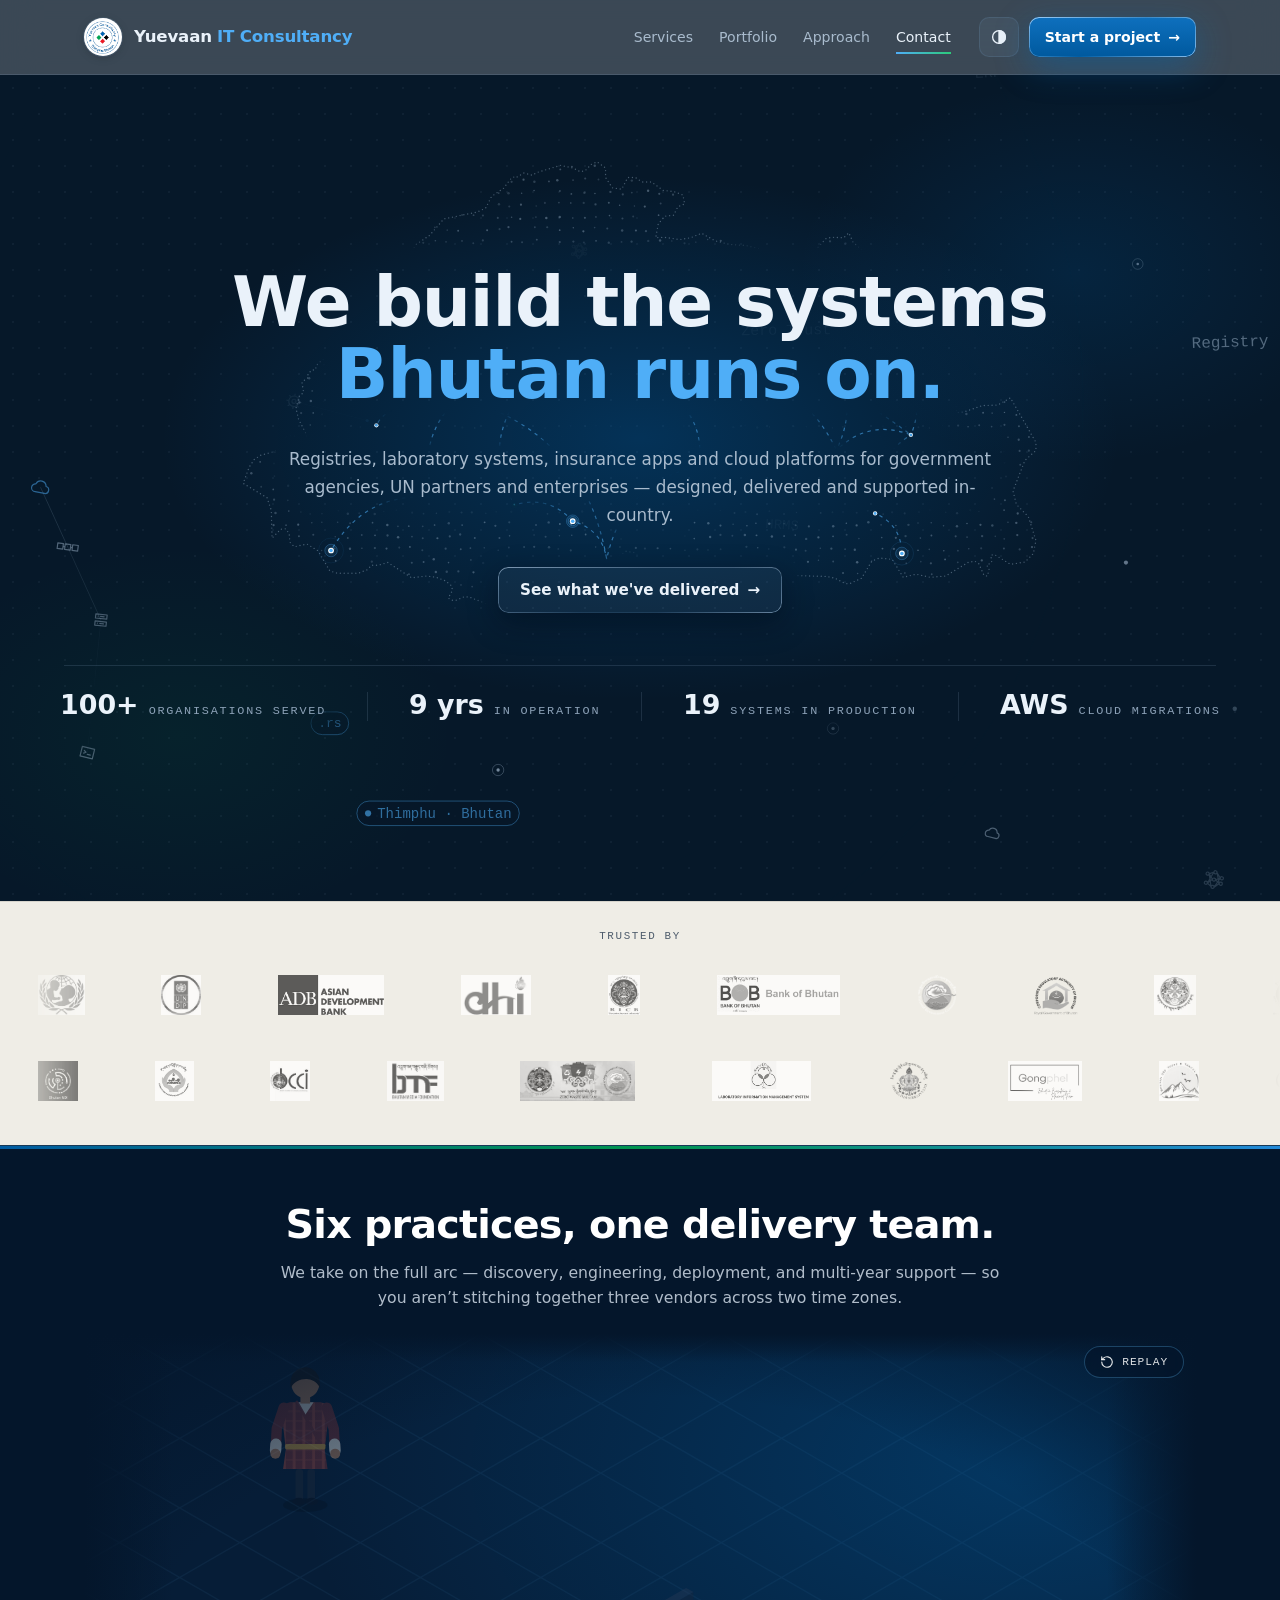
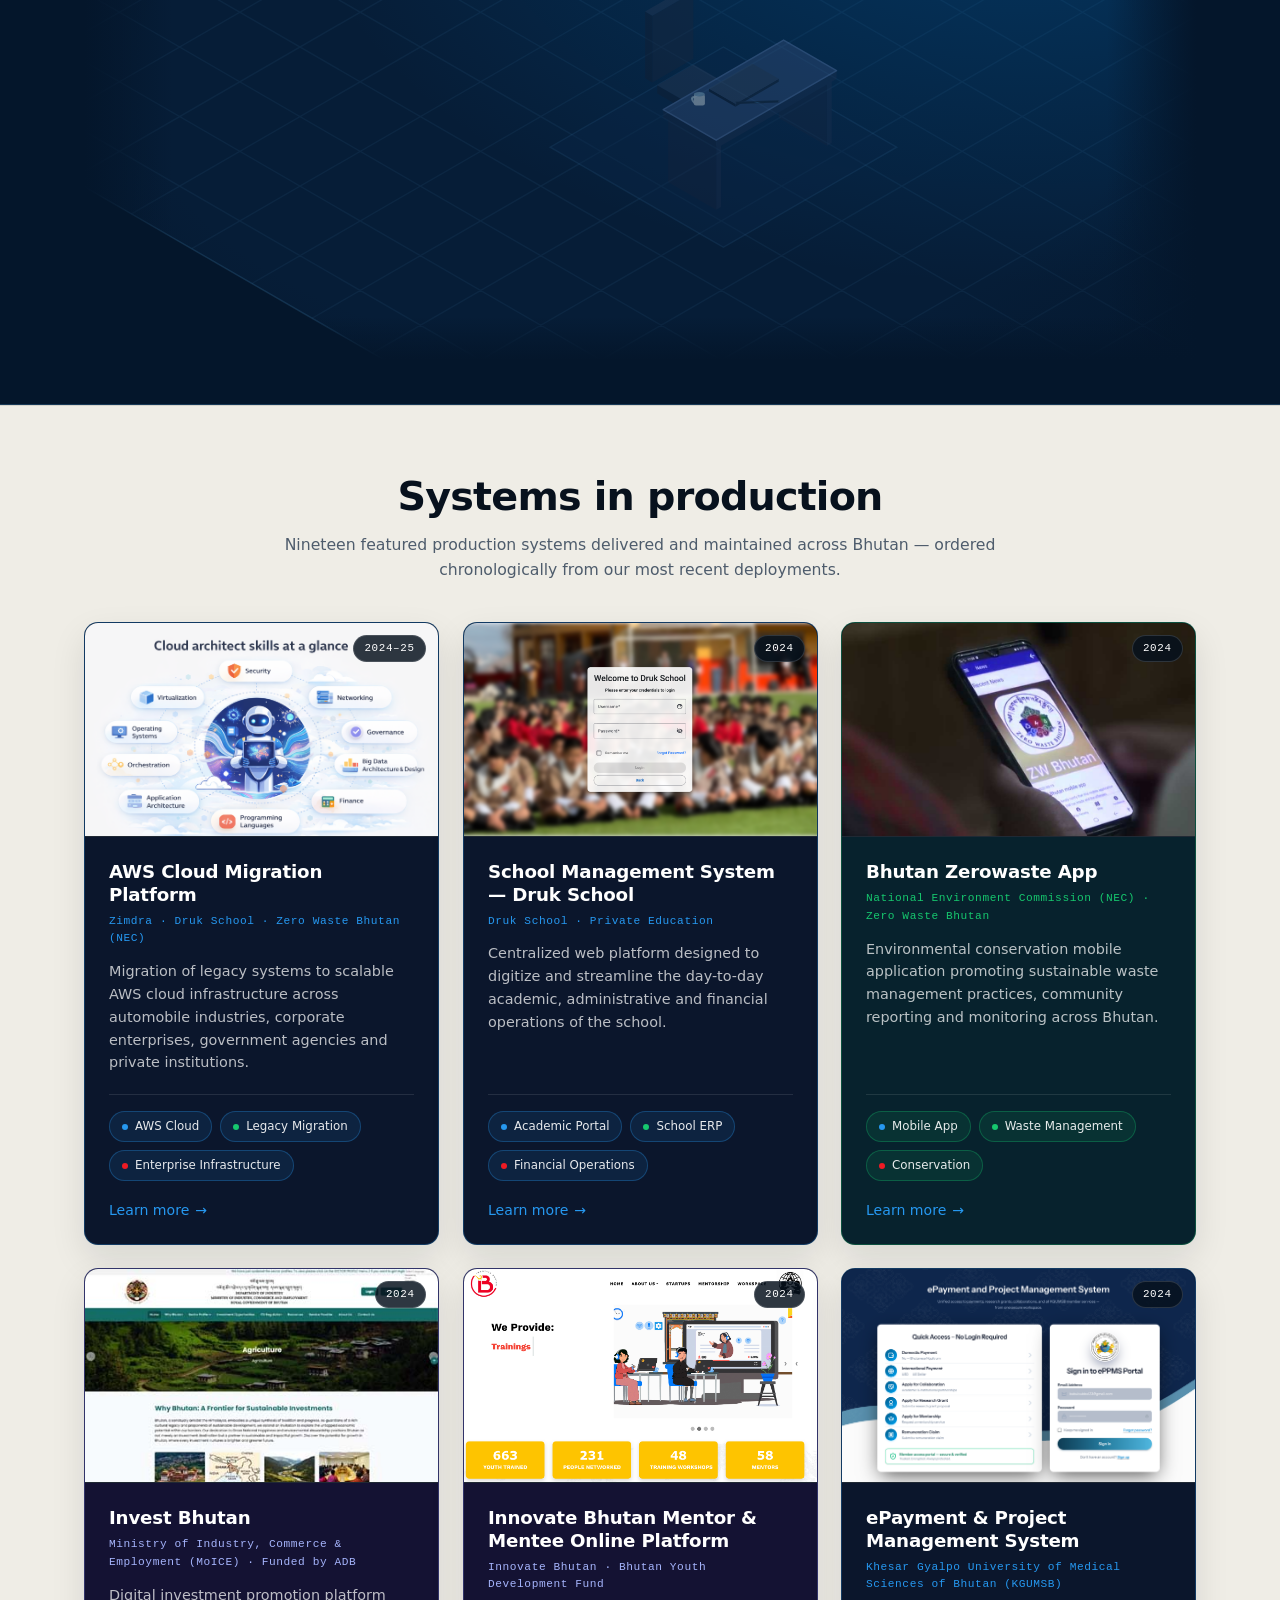
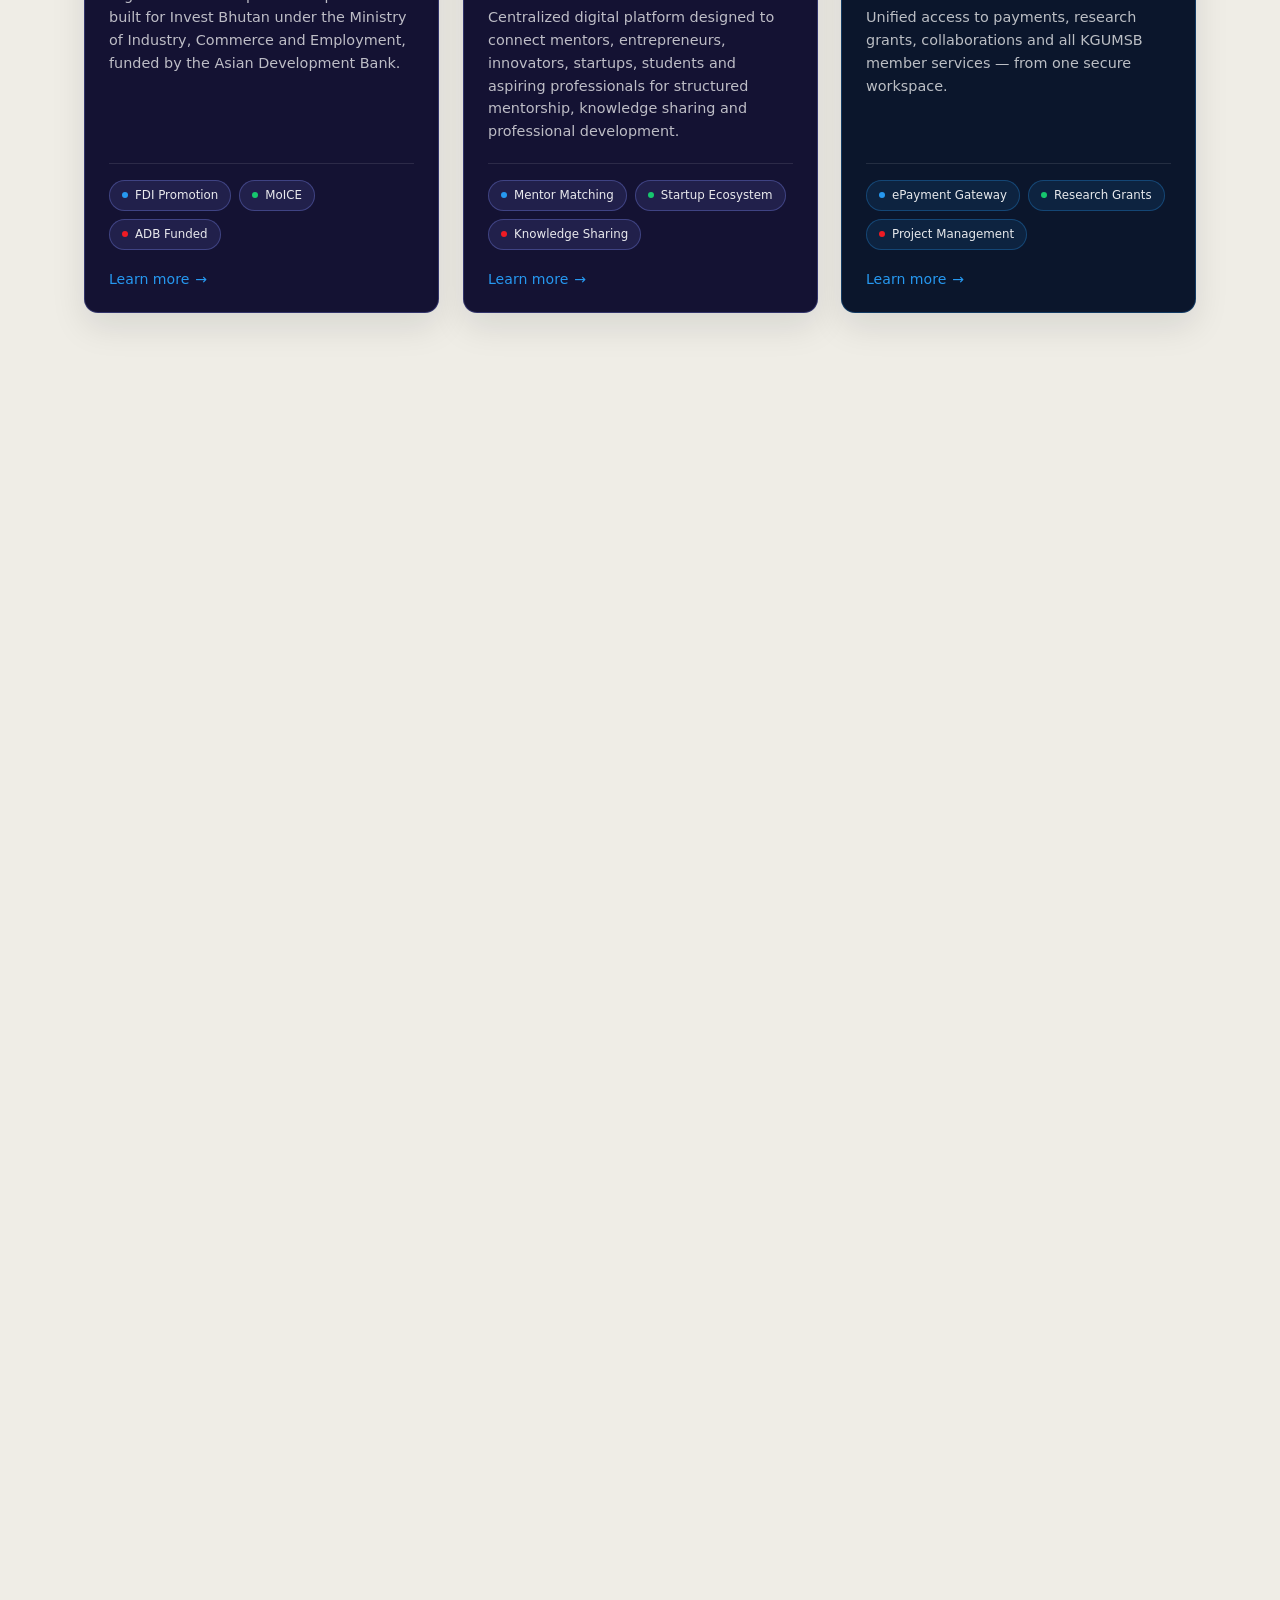
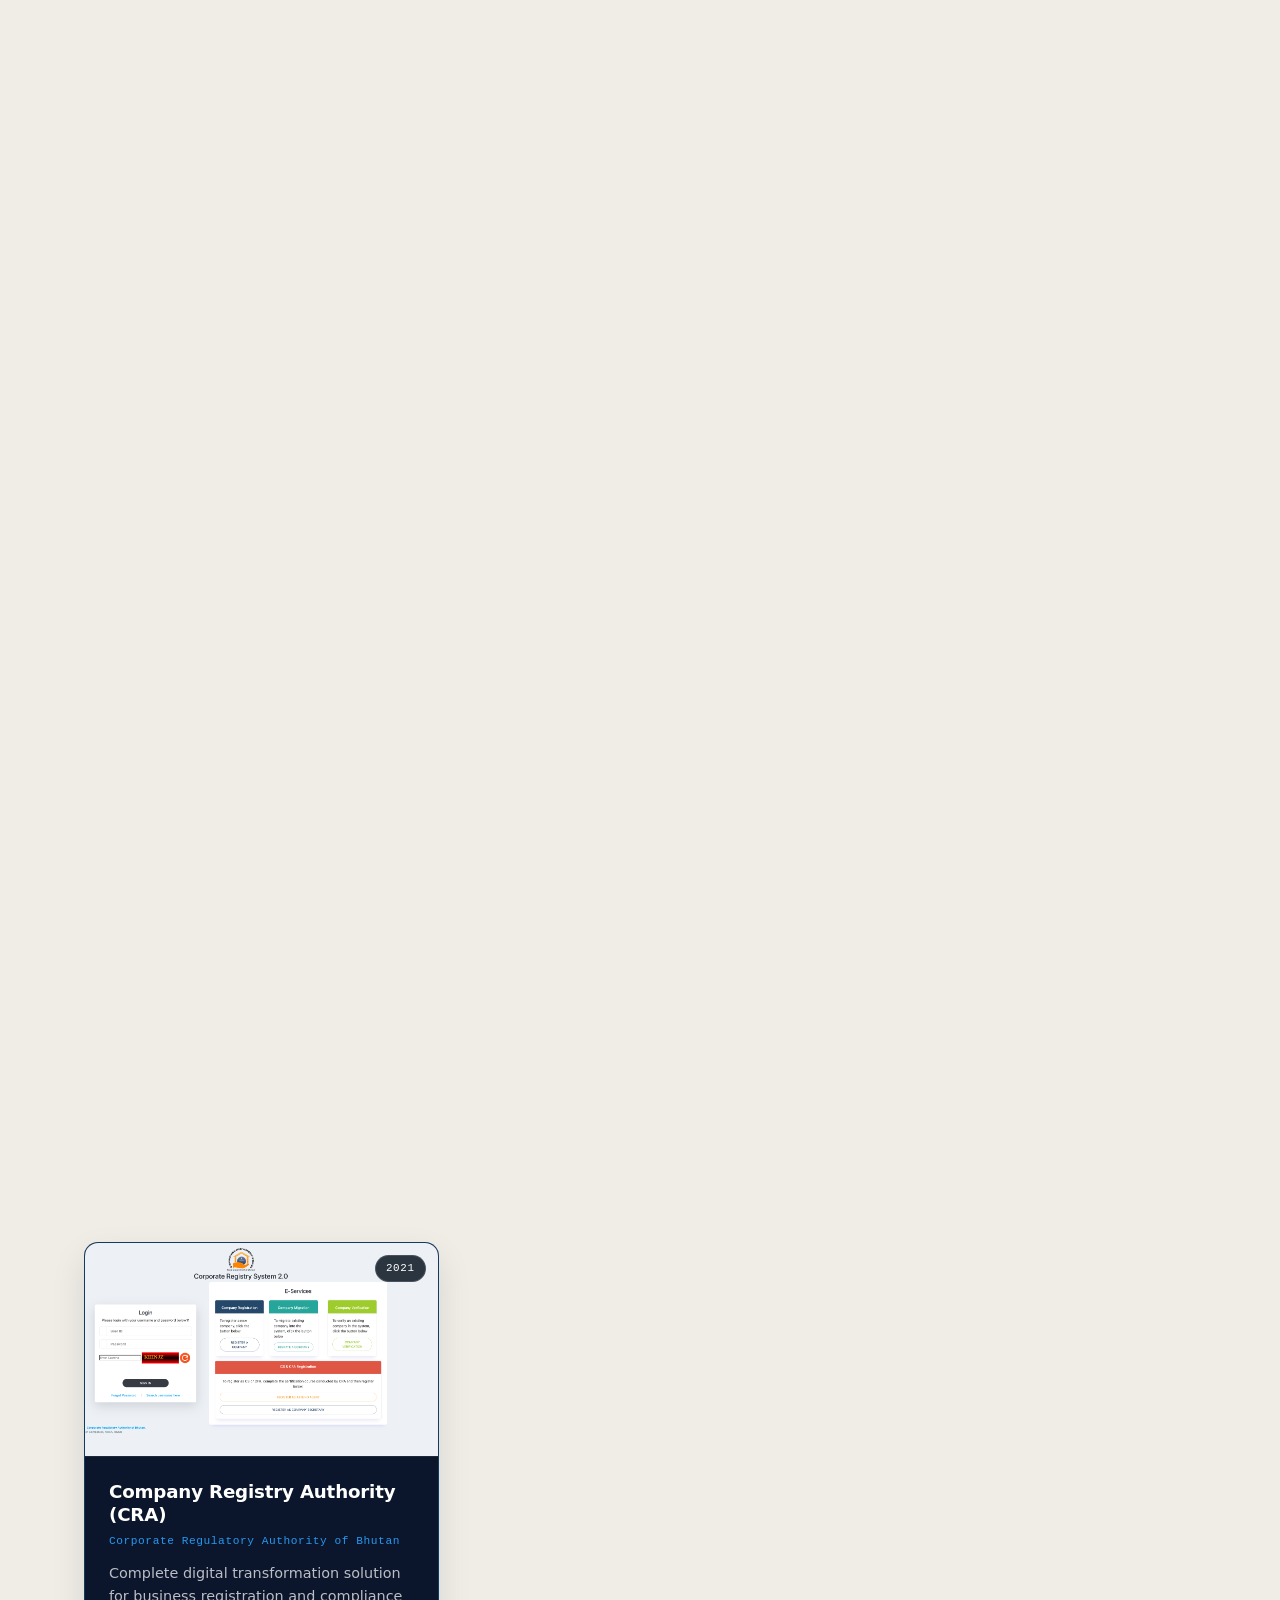
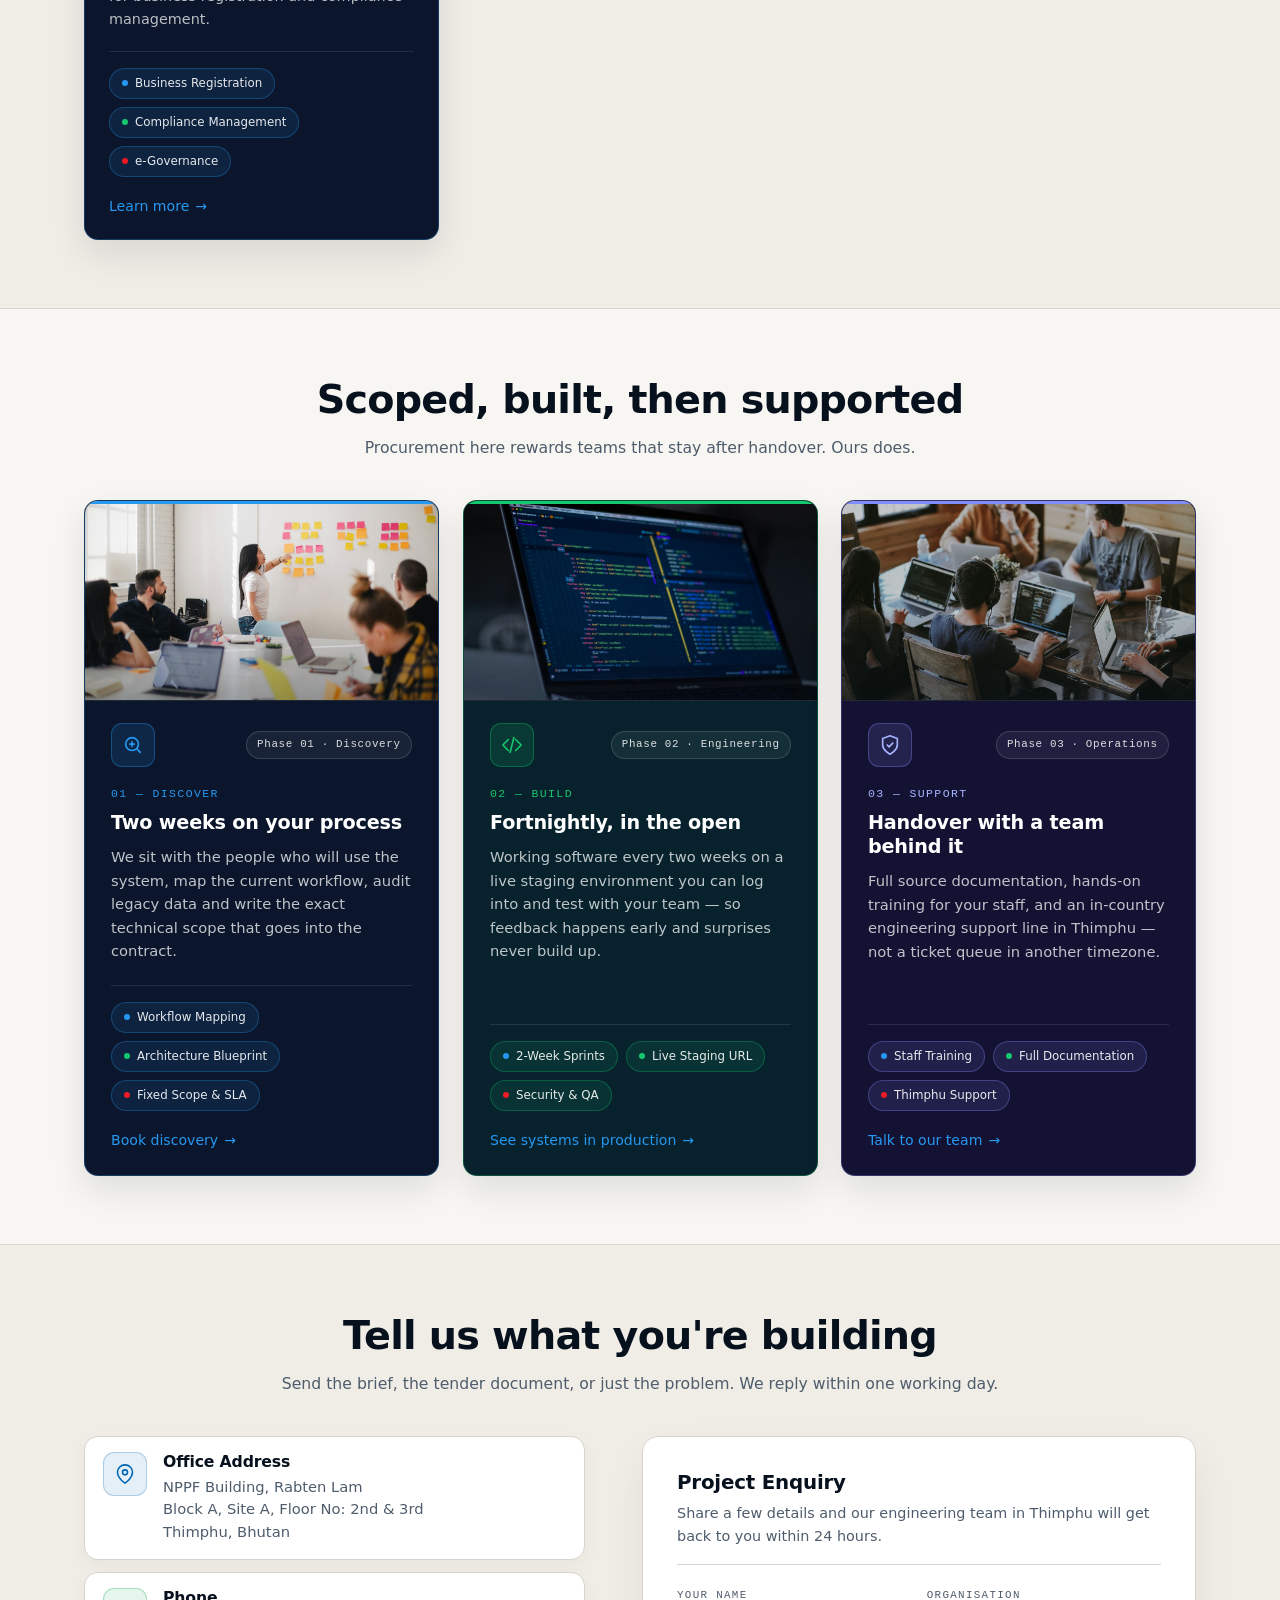
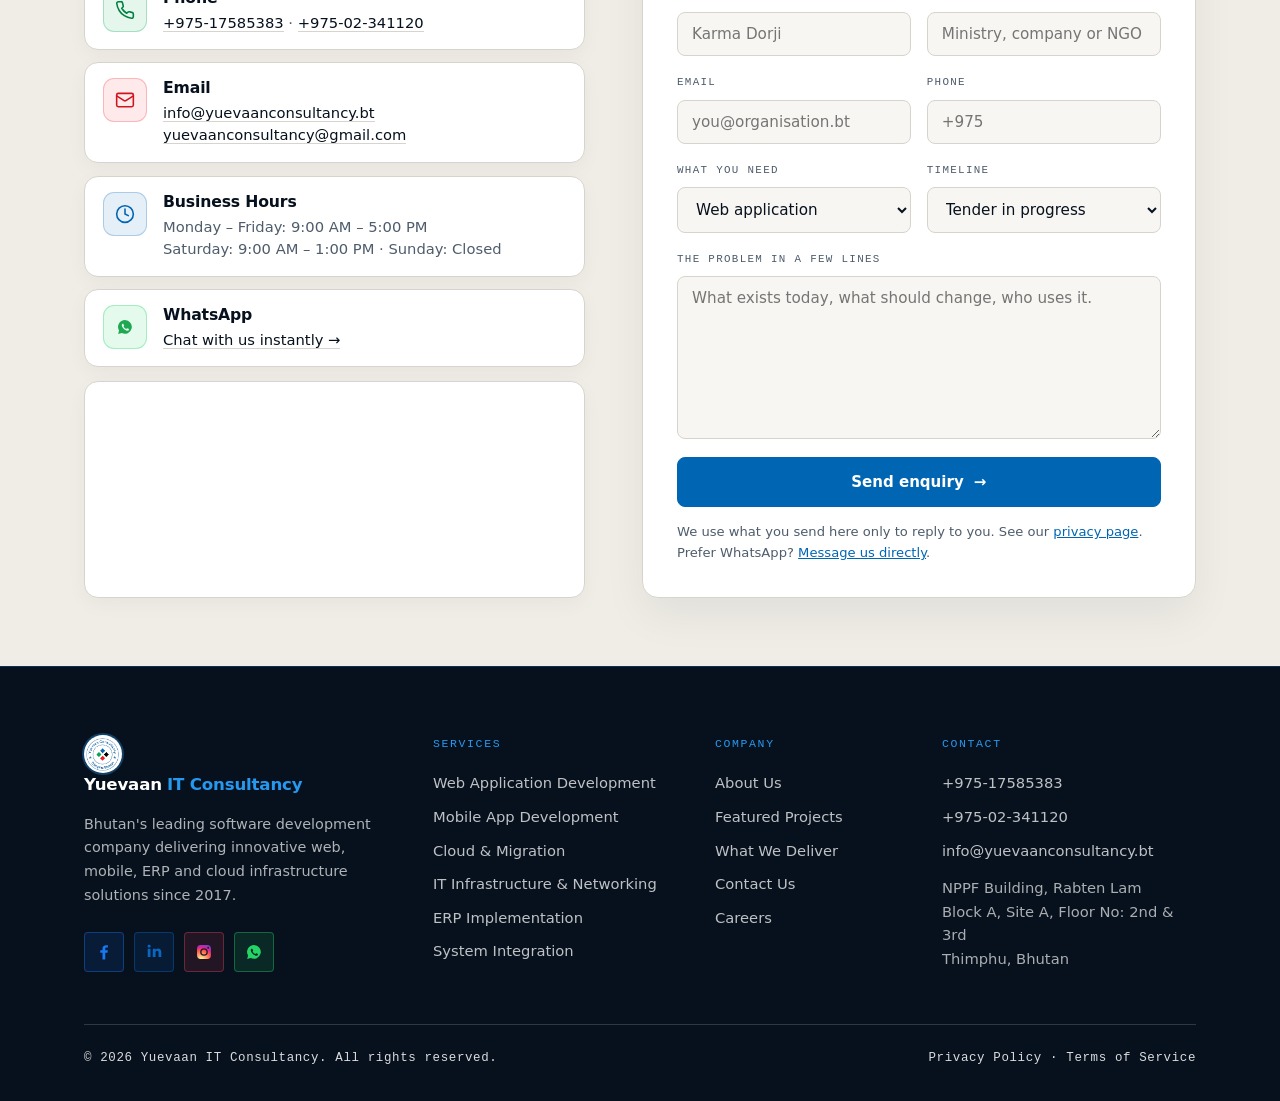
<file: index.html>
<!DOCTYPE html>
<html lang="en" data-theme="dark">

<head>
  <meta charset="utf-8">
  <meta name="viewport" content="width=device-width, initial-scale=1">
  <title>Yuevaan IT Consultancy — Software, cloud and IT infrastructure in Bhutan</title>
  <meta name="description"
    content="Bhutan-based software company building registries, laboratory systems, mobile apps and AWS cloud platforms for government agencies, UN partners and enterprises. Thimphu, since 2017.">
  <link rel="canonical" href="https://yuevaanconsultancy.bt/">
  <meta name="robots" content="index, follow">
  <meta name="referrer" content="strict-origin-when-cross-origin">
  <meta http-equiv="Content-Security-Policy"
    content="default-src 'self'; script-src 'self'; style-src 'self' 'unsafe-inline' https://fonts.googleapis.com; font-src 'self' https://fonts.gstatic.com; img-src 'self' data: blob:; media-src 'self'; frame-src https://www.google.com https://maps.google.com; connect-src 'self'; base-uri 'self'; form-action 'self'; object-src 'none'; upgrade-insecure-requests">
  <meta name="theme-color" content="#061829">

  <!-- Deliberately NOT included, and why:
       meta keywords    — ignored by every major engine since ~2009
       geo.* / ICBM     — dead standard; the JSON-LD PostalAddress below replaces it
       meta language    — superseded by <html lang> and the hreflang links
       meta author      — not meaningful for an organisation -->

  <link rel="alternate" hreflang="en-BT" href="https://yuevaanconsultancy.bt/">
  <link rel="alternate" hreflang="x-default" href="https://yuevaanconsultancy.bt/">

  <!-- og:image and twitter:image must be the SAME file. The current live site
       points them at two different paths and one of them 404s. Replace with a
       1200x630 branded card, not the bare logo. -->
  <meta property="og:type" content="website">
  <meta property="og:site_name" content="Yuevaan IT Consultancy">
  <meta property="og:locale" content="en_BT">
  <meta property="og:url" content="https://yuevaanconsultancy.bt/">
  <meta property="og:title" content="Yuevaan IT Consultancy — Systems for Bhutan">
  <meta property="og:description"
    content="Registries, laboratory systems, mobile apps and cloud platforms, designed and supported in-country.">
  <meta property="og:image" content="https://yuevaanconsultancy.bt/images/og-default.png">
  <meta property="og:image:width" content="1200">
  <meta property="og:image:height" content="630">
  <meta property="og:image:alt" content="Yuevaan IT Consultancy">

  <meta name="twitter:card" content="summary_large_image">
  <meta name="twitter:title" content="Yuevaan IT Consultancy — Systems for Bhutan">
  <meta name="twitter:description"
    content="Registries, laboratory systems, mobile apps and cloud platforms, designed and supported in-country.">
  <meta name="twitter:image" content="https://yuevaanconsultancy.bt/images/og-default.png">

  <link rel="icon" type="image/png" href="images/favicon.png">
  <link rel="apple-touch-icon" href="images/favicon.png">

  <!-- Phase 2: self-host these three families in /fonts and drop the preconnects.
       Google Fonts is a third-party request on every page load. -->
  <link rel="preconnect" href="https://fonts.googleapis.com">
  <link rel="preconnect" href="https://fonts.gstatic.com" crossorigin>
  <link
    href="https://fonts.googleapis.com/css2?family=Archivo:wdth,wght@75..125,400..800&family=Public+Sans:wght@400;500;600&family=IBM+Plex+Mono:wght@400;500&display=swap"
    rel="stylesheet">

  <script src="theme-init.js"></script>
  <link rel="stylesheet" href="style.css">
  <script src="script.js" defer></script>

  <!-- Replaces the old geo meta tags. sameAs lists only profiles confirmed to
       resolve — a 404 here weakens the entity association rather than helping it. -->
  <script type="application/ld+json">
  {
    "@context": "https://schema.org",
    "@type": "ProfessionalService",
    "name": "Yuevaan IT Consultancy",
    "url": "https://yuevaanconsultancy.bt/",
    "logo": "https://yuevaanconsultancy.bt/images/favicon.png",
    "image": "https://yuevaanconsultancy.bt/images/og-default.png",
    "description": "Software, cloud and IT infrastructure for institutions in Bhutan.",
    "foundingDate": "2017",
    "telephone": "+975-17585383",
    "email": "info@yuevaanconsultancy.bt",
    "areaServed": "BT",
    "address": {
      "@type": "PostalAddress",
      "streetAddress": "NPPF Building, Rabten Lam, Block A, Site A, 2nd & 3rd Floor",
      "addressLocality": "Thimphu",
      "addressCountry": "BT"
    },
    "openingHoursSpecification": [
      {
        "@type": "OpeningHoursSpecification",
        "dayOfWeek": ["Monday", "Tuesday", "Wednesday", "Thursday", "Friday"],
        "opens": "09:00",
        "closes": "17:00"
      },
      {
        "@type": "OpeningHoursSpecification",
        "dayOfWeek": "Saturday",
        "opens": "09:00",
        "closes": "13:00"
      }
    ],
    "sameAs": [
      "https://www.facebook.com/yuevaanconsultancy",
      "https://www.instagram.com/yuevaanconsultancy"
    ]
  }
  </script>
</head>

<body>

  <!-- Brand preloader (active only when JS is enabled) -->
  <div class="preloader" id="preloader" aria-hidden="true">
    <div class="preloader-inner">
      <div class="preloader-ring-wrap">
        <span class="preloader-ring preloader-ring-outer"></span>
        <span class="preloader-ring preloader-ring-inner"></span>
        <img class="preloader-logo" src="images/yuevaanlogo-removebg-preview.png" alt="" width="84" height="84">
      </div>
      <div class="preloader-brand">Yuevaan<span>IT Consultancy</span></div>
      <div class="preloader-diamonds">
        <span class="p-dia p-dia-blue"></span>
        <span class="p-dia p-dia-green"></span>
        <span class="p-dia p-dia-red"></span>
        <span class="p-dia p-dia-white"></span>
      </div>
    </div>
  </div>

  <!-- First tab stop on the page. Hidden until it receives keyboard focus. -->
  <a class="skip-link" href="#main">Skip to content</a>

  <header class="topbar">
    <div class="shell topbar-inner">
      <a class="brand" href="index.html" aria-label="Yuevaan IT Consultancy — home">
        <img src="images/yuevaanlogo-removebg-preview.png" alt="" width="38" height="38" data-hide-on-error>
        <span class="brand-txt">Yuevaan<span>IT Consultancy</span></span>
      </a>
      <nav class="nav" id="nav" aria-label="Main">
        <a href="#services">Services</a>
        <a href="#portfolio">Portfolio</a>
        <a href="#approach">Approach</a>
        <a href="#contact">Contact</a>
      </nav>
      <div class="topbar-actions">
        <button class="theme-toggle" id="themeToggle" type="button" aria-label="Switch light or dark theme" aria-pressed="true" title="Switch light / dark theme">
          <svg width="18" height="18" viewBox="0 0 24 24" fill="none" stroke="currentColor" stroke-width="1.8" aria-hidden="true" focusable="false">
            <circle cx="12" cy="12" r="8.5" />
            <path d="M12 3.5a8.5 8.5 0 0 1 0 17z" fill="currentColor" />
          </svg>
        </button>
        <a class="btn btn-primary" href="#contact">Start a project <span class="btn-arrow" aria-hidden="true">→</span></a>
        <button class="menu-btn" id="menuBtn" type="button" aria-expanded="false" aria-controls="nav">Menu</button>
      </div>
    </div>
  </header>

  <main id="main" tabindex="-1">

    <!-- HERO -->
    <section class="hero" id="top">
      <canvas class="hero-particles" aria-hidden="true"></canvas>
      <div class="shell hero-center">
        <h1 class="reveal" data-delay="40">We build the systems<br><em>Bhutan runs on.</em></h1>
        <p class="hero-lede reveal" data-delay="120">Registries, laboratory systems, insurance apps and cloud platforms for government<br>agencies, UN partners and enterprises — designed, delivered and supported in-country.</p>
        <div class="hero-cta reveal" data-delay="230">
          <a class="btn btn-ghost" href="#portfolio">See what we've delivered <span class="btn-arrow" aria-hidden="true">→</span></a>
        </div>
        <div class="hero-foot">
          <div class="hero-stat reveal" data-delay="290">
            <span class="metric-n" data-count="100" data-suffix="+">100+</span>
            <span class="metric-l">Organisations served</span>
          </div>
          <div class="hero-stat reveal" data-delay="350">
            <span class="metric-n" data-count="9" data-suffix=" yrs">9 yrs</span>
            <span class="metric-l">In operation</span>
          </div>
          <div class="hero-stat reveal" data-delay="410">
            <span class="metric-n" data-count="19">19</span>
            <span class="metric-l">Systems in production</span>
          </div>
          <div class="hero-stat reveal" data-delay="470">
            <span class="metric-n">AWS</span>
            <span class="metric-l">Cloud migrations</span>
          </div>
        </div>
      </div>
    </section>

    <!-- CLIENTS -->
    <!-- each .marq-group is duplicated by script.js to make the loop seamless -->
    <div class="clients">
      <p class="clients-label reveal">Trusted By</p>

      <!-- row 1 — right to left -->
      <div class="marquee reveal">
        <div class="marq-track">
          <div class="marq-group">
            <span class="marq-item" data-org="UNICEF Bhutan"><img src="images/clients/unicef.png" alt="UNICEF Bhutan" data-fallback="UNICEF Bhutan"></span>
            <span class="marq-item" data-org="United Nations Development Programme (UNDP)"><img src="images/clients/undp.jpg" alt="United Nations Development Programme (UNDP)" data-fallback="UNDP"></span>
            <span class="marq-item" data-org="Asian Development Bank (ADB)"><img src="images/clients/adb.png" alt="Asian Development Bank (ADB)" data-fallback="ADB"></span>
            <span class="marq-item" data-org="Druk Holding &amp; Investments (DHI)"><img src="images/clients/dhi.png" alt="Druk Holding and Investments (DHI)" data-fallback="DHI"></span>
            <span class="marq-item" data-org="Royal Insurance Corporation of Bhutan (RICBL)"><img src="images/clients/ricbl.jpg" alt="Royal Insurance Corporation of Bhutan (RICBL)" data-fallback="RICBL"></span>
            <span class="marq-item" data-org="Bank of Bhutan (BoB)"><img src="images/clients/bob.png" alt="Bank of Bhutan (BoB)" data-fallback="Bank of Bhutan"></span>
            <span class="marq-item" data-org="National Environment Commission (NEC)"><img src="images/clients/nec.png" alt="National Environment Commission (NEC)" data-fallback="NEC"></span>
            <span class="marq-item" data-org="Corporate Regulatory Authority of Bhutan (CRA)"><img src="images/clients/cra-logo.png" alt="Corporate Regulatory Authority of Bhutan (CRA)" data-fallback="CRA"></span>
            <span class="marq-item" data-org="Ministry of Industry, Commerce &amp; Employment (MoICE)"><img src="images/clients/moice.jpg" alt="Ministry of Industry, Commerce and Employment (MoICE)" data-fallback="MoICE"></span>
            <span class="marq-item" data-org="Office of the Attorney General (OAG)"><img src="images/clients/aog.png" alt="Office of the Attorney General (OAG)" data-fallback="OAG"></span>
            <span class="marq-item" data-org="Royal Society for the Protection of Nature (RSPN)"><img src="images/clients/rspn.png" alt="Royal Society for the Protection of Nature (RSPN)" data-fallback="RSPN"></span>
            <span class="marq-item" data-org="Royal Institute of Management (RIM)"><img src="images/clients/rim.png" alt="Royal Institute of Management (RIM)" data-fallback="RIM"></span>
          </div>
        </div>
      </div>

      <!-- row 2 — left to right -->
      <div class="marquee reveal">
        <div class="marq-track reverse">
          <div class="marq-group">
            <span class="marq-item" data-org="Bhutan National Digital Identity (NDI)"><img src="images/clients/ndi.jpg" alt="Bhutan National Digital Identity (NDI)" data-fallback="NDI"></span>
            <span class="marq-item" data-org="Office of Consumer Protection (OCP)"><img src="images/clients/ocp.png" alt="Office of Consumer Protection (OCP)" data-fallback="OCP"></span>
            <span class="marq-item" data-org="Bhutan Chamber of Commerce &amp; Industry (BCCI)"><img src="images/clients/bcci.jpg" alt="Bhutan Chamber of Commerce and Industry (BCCI)" data-fallback="BCCI"></span>
            <span class="marq-item" data-org="Bhutan Media Foundation (BMF)"><img src="images/clients/bmf.jpeg" alt="Bhutan Media Foundation (BMF)" data-fallback="BMF"></span>
            <span class="marq-item" data-org="Zero Waste Bhutan"><img src="images/clients/zerowaste.png" alt="Zero Waste Bhutan" data-fallback="Zero Waste Bhutan"></span>
            <span class="marq-item" data-org="National Centre for Animal Health (LIMS)"><img src="images/clients/lims.png" alt="National Centre for Animal Health (LIMS)" data-fallback="LIMS"></span>
            <span class="marq-item" data-org="Zimdra Food Pvt. Ltd."><img src="images/clients/zimdra.png" alt="Zimdra Food Pvt. Ltd." data-fallback="Zimdra"></span>
            <span class="marq-item" data-org="Gongphel Early Learning Centre (ECPF)"><img src="images/clients/gongphel.png" alt="Gongphel Early Learning Centre (ECPF)" data-fallback="Gongphel ECPF"></span>
            <span class="marq-item" data-org="Bhutan Green Business Standards (GBS)"><img src="images/clients/bhutangbs.jpg" alt="Bhutan Green Business Standards (GBS)" data-fallback="Bhutan GBS"></span>
            <span class="marq-item" data-org="Invest Bhutan Portal (MoICE)"><img src="images/clients/investbhutan.png" alt="Invest Bhutan Portal (MoICE)" data-fallback="Invest Bhutan"></span>
            <span class="marq-item" data-org="National Biodiversity Centre (NBC)"><img src="images/clients/nbc.jpg" alt="National Biodiversity Centre (NBC)" data-fallback="NBC"></span>
            <span class="marq-item" data-org="Innovate Bhutan"><img src="images/clients/innovativebhutan.png" alt="Innovate Bhutan" data-fallback="Innovate Bhutan"></span>
          </div>
        </div>
      </div>
    </div>

    <!-- SERVICES -->
    <section id="services" class="services">
      <div class="shell">
        <div class="sec-head reveal">
          <h2>Six practices, one delivery team.</h2>
          <p class="lede">We take on the full arc — discovery, engineering, deployment, and multi-year support — so you
            aren’t stitching together three vendors across two time zones.</p>
        </div>

        <figure class="services-showcase reveal" data-reveal="scale">
          <button type="button" class="services-replay" id="servicesReplay" aria-label="Replay team animation">
            <svg viewBox="0 0 24 24" width="14" height="14" fill="none" stroke="currentColor" stroke-width="2"
              stroke-linecap="round" stroke-linejoin="round" aria-hidden="true" focusable="false">
              <path d="M3 12a9 9 0 1 0 3-6.7L3 8" />
              <path d="M3 3v5h5" />
            </svg>
            <span>Replay</span>
          </button>
          <div class="services-stage" id="servicesStage">
            <img id="servicesAnim" src="motion/yuevaan-team-animation.svg"
              data-src="motion/yuevaan-team-animation.svg"
              alt="Six practices, one delivery team: 01 Web applications, 02 Mobile applications, 03 Cloud &amp; migration, 04 Infrastructure &amp; networking, 05 ERP implementation, 06 System integration"
              width="1600" height="900" decoding="async">
          </div>
          <figcaption class="visually-hidden">
            Animated isometric floor of the Yuevaan delivery team across six practices connected to a central hub:
            01 Web applications, 02 Mobile applications (iOS and Android), 03 Cloud and migration,
            04 Infrastructure and networking, 05 ERP implementation (Finance, HR, Inventory, Sales),
            and 06 System integration (CRM, ERP, API, Pay, Web).
          </figcaption>
        </figure>
      </div>
    </section>

    <!-- PORTFOLIO — FEATURED PROJECTS (EDITORIAL ARCHITECTURAL GRID) -->
    <section id="portfolio" class="portfolio">
      <div class="shell">
        <div class="sec-head reveal">
          <h2>Systems in production</h2>
          <p class="lede">Nineteen featured production systems delivered and maintained across Bhutan — ordered chronologically from our most recent deployments.</p>
        </div>

        <div class="proj-grid">
          <!-- 01 (2024–25): AWS Migration for Automobile Industries, Corporates, Government & Private -->
          <article class="proj-card reveal" data-accent="blue">
            <div class="proj-media">
              <img src="images/clients/cloud.png" alt="AWS Migration for Zimdra, Druk School and Zero Waste Bhutan" loading="lazy">
              <span class="proj-year">2024–25</span>
            </div>
            <div class="proj-body">
              <h3 class="proj-title">AWS Cloud Migration Platform</h3>
              <p class="proj-org">Zimdra · Druk School · Zero Waste Bhutan (NEC)</p>
              <p class="proj-desc">Migration of legacy systems to scalable AWS cloud infrastructure across automobile industries, corporate enterprises, government agencies and private institutions.</p>
              <div class="proj-tags">
                <span class="proj-tag">AWS Cloud</span>
                <span class="proj-tag">Legacy Migration</span>
                <span class="proj-tag">Enterprise Infrastructure</span>
              </div>
              <a class="proj-more" href="#contact">Learn more <span aria-hidden="true">→</span></a>
            </div>
          </article>

          <!-- 02 (2024): School Management System - Drukschool -->
          <article class="proj-card reveal" data-accent="blue">
            <div class="proj-media">
              <img src="images/system/drukschool.png" alt="School Management System for Druk School" loading="lazy">
              <span class="proj-year">2024</span>
            </div>
            <div class="proj-body">
              <h3 class="proj-title">School Management System — Druk School</h3>
              <p class="proj-org">Druk School · Private Education</p>
              <p class="proj-desc">Centralized web platform designed to digitize and streamline the day-to-day academic, administrative and financial operations of the school.</p>
              <div class="proj-tags">
                <span class="proj-tag">Academic Portal</span>
                <span class="proj-tag">School ERP</span>
                <span class="proj-tag">Financial Operations</span>
              </div>
              <a class="proj-more" href="#contact">Learn more <span aria-hidden="true">→</span></a>
            </div>
          </article>

          <!-- 03 (2024): Bhutan Zerowaste App -->
          <article class="proj-card reveal" data-accent="green">
            <div class="proj-media">
              <img src="images/system/zwbhu.jpg" alt="Bhutan Zerowaste App" loading="lazy">
              <span class="proj-year">2024</span>
            </div>
            <div class="proj-body">
              <h3 class="proj-title">Bhutan Zerowaste App</h3>
              <p class="proj-org">National Environment Commission (NEC) · Zero Waste Bhutan</p>
              <p class="proj-desc">Environmental conservation mobile application promoting sustainable waste management practices, community reporting and monitoring across Bhutan.</p>
              <div class="proj-tags">
                <span class="proj-tag">Mobile App</span>
                <span class="proj-tag">Waste Management</span>
                <span class="proj-tag">Conservation</span>
              </div>
              <a class="proj-more" href="#contact">Learn more <span aria-hidden="true">→</span></a>
            </div>
          </article>

          <!-- 04 (2024): Invest Bhutan -->
          <article class="proj-card reveal" data-accent="red">
            <div class="proj-media">
              <img src="images/investbhutan.jpg" alt="Invest Bhutan Platform for MoICE" loading="lazy">
              <span class="proj-year">2024</span>
            </div>
            <div class="proj-body">
              <h3 class="proj-title">Invest Bhutan</h3>
              <p class="proj-org">Ministry of Industry, Commerce &amp; Employment (MoICE) · Funded by ADB</p>
              <p class="proj-desc">Digital investment promotion platform built for Invest Bhutan under the Ministry of Industry, Commerce and Employment, funded by the Asian Development Bank.</p>
              <div class="proj-tags">
                <span class="proj-tag">FDI Promotion</span>
                <span class="proj-tag">MoICE</span>
                <span class="proj-tag">ADB Funded</span>
              </div>
              <a class="proj-more" href="https://investbhutan.gov.bt" target="_blank" rel="noopener noreferrer">Learn more <span aria-hidden="true">→</span></a>
            </div>
          </article>

          <!-- 05 (2024): Innovate Bhutan Mentor & Mentee Online Platform -->
          <article class="proj-card reveal" data-accent="red">
            <div class="proj-media">
              <img src="images/system/innovate.png" alt="Innovate Bhutan Mentor and Mentee Online Platform" loading="lazy">
              <span class="proj-year">2024</span>
            </div>
            <div class="proj-body">
              <h3 class="proj-title">Innovate Bhutan Mentor &amp; Mentee Online Platform</h3>
              <p class="proj-org">Innovate Bhutan · Bhutan Youth Development Fund</p>
              <p class="proj-desc">Centralized digital platform designed to connect mentors, entrepreneurs, innovators, startups, students and aspiring professionals for structured mentorship, knowledge sharing and professional development.</p>
              <div class="proj-tags">
                <span class="proj-tag">Mentor Matching</span>
                <span class="proj-tag">Startup Ecosystem</span>
                <span class="proj-tag">Knowledge Sharing</span>
              </div>
              <a class="proj-more" href="#contact">Learn more <span aria-hidden="true">→</span></a>
            </div>
          </article>

          <!-- 06 (2024): ePayment and Project Management System (KGUMSB) -->
          <article class="proj-card reveal" data-accent="blue">
            <div class="proj-media">
              <img src="images/system/eppms.png" alt="ePayment and Project Management System" loading="lazy">
              <span class="proj-year">2024</span>
            </div>
            <div class="proj-body">
              <h3 class="proj-title">ePayment &amp; Project Management System</h3>
              <p class="proj-org">Khesar Gyalpo University of Medical Sciences of Bhutan (KGUMSB)</p>
              <p class="proj-desc">Unified access to payments, research grants, collaborations and all KGUMSB member services — from one secure workspace.</p>
              <div class="proj-tags">
                <span class="proj-tag">ePayment Gateway</span>
                <span class="proj-tag">Research Grants</span>
                <span class="proj-tag">Project Management</span>
              </div>
              <a class="proj-more" href="#contact">Learn more <span aria-hidden="true">→</span></a>
            </div>
          </article>

          <!-- 07 (2024): Bhutan Product List - DCSI -->
          <article class="proj-card reveal" data-accent="green">
            <div class="proj-media">
              <img src="images/system/product-directory.png" alt="Bhutan Product List — DCSI" loading="lazy">
              <span class="proj-year">2024</span>
            </div>
            <div class="proj-body">
              <h3 class="proj-title">Bhutan Product List — DCSI</h3>
              <p class="proj-org">Department of Cottage &amp; Small Industry (DCSI) · MoICE</p>
              <p class="proj-desc">National directory showcasing authentic products made in Bhutan alongside producer profiles, pricing and catalog specifications.</p>
              <div class="proj-tags">
                <span class="proj-tag">Made in Bhutan</span>
                <span class="proj-tag">Product Directory</span>
                <span class="proj-tag">Government Portal</span>
              </div>
              <a class="proj-more" href="#contact">Learn more <span aria-hidden="true">→</span></a>
            </div>
          </article>

          <!-- 08 (2024): Hotel POS System -->
          <article class="proj-card reveal" data-accent="red">
            <div class="proj-media">
              <img src="images/system/pos.png" alt="Hotel POS System" loading="lazy">
              <span class="proj-year">2024</span>
            </div>
            <div class="proj-body">
              <h3 class="proj-title">Hotel POS System</h3>
              <p class="proj-org">Hospitality &amp; Enterprise Sector</p>
              <p class="proj-desc">Complete Point of Sale, billing, table ordering, inventory and management solution built for Bhutan’s hospitality industry.</p>
              <div class="proj-tags">
                <span class="proj-tag">Point of Sale</span>
                <span class="proj-tag">Hospitality ERP</span>
                <span class="proj-tag">Billing &amp; Inventory</span>
              </div>
              <a class="proj-more" href="#contact">Learn more <span aria-hidden="true">→</span></a>
            </div>
          </article>

          <!-- 09 (2023): Child Mandala App -->
          <article class="proj-card reveal" data-accent="blue">
            <div class="proj-media">
              <img src="images/system/mandalaapp.jpg" alt="Child Mandala App developed with UNICEF Bhutan" loading="lazy">
              <span class="proj-year">2023</span>
            </div>
            <div class="proj-body">
              <h3 class="proj-title">Child Mandala App (UNICEF)</h3>
              <p class="proj-org">UNICEF Bhutan</p>
              <p class="proj-desc">Educational mobile application developed in partnership with UNICEF Bhutan to support early childhood learning and development.</p>
              <div class="proj-tags">
                <span class="proj-tag">iOS &amp; Android</span>
                <span class="proj-tag">Early Learning</span>
                <span class="proj-tag">UNICEF Bhutan</span>
              </div>
              <a class="proj-more" href="#contact">Learn more <span aria-hidden="true">→</span></a>
            </div>
          </article>

          <!-- 10 (2023): RICBL Mobile App -->
          <article class="proj-card reveal" data-accent="blue">
            <div class="proj-media">
              <img src="images/system/ricb.jpeg" alt="Royal Insurance Corporation of Bhutan Mobile App" loading="lazy">
              <span class="proj-year">2023</span>
            </div>
            <div class="proj-body">
              <h3 class="proj-title">RICBL Mobile Application</h3>
              <p class="proj-org">Royal Insurance Corporation of Bhutan Limited</p>
              <p class="proj-desc">Mobile application developed for the Royal Insurance Corporation of Bhutan Limited enabling digital access to insurance and financial services.</p>
              <div class="proj-tags">
                <span class="proj-tag">Insurance Services</span>
                <span class="proj-tag">Digital Claims</span>
                <span class="proj-tag">iOS &amp; Android</span>
              </div>
              <a class="proj-more" href="#contact">Learn more <span aria-hidden="true">→</span></a>
            </div>
          </article>

          <!-- 11 (2023): NBSAP Platform -->
          <article class="proj-card reveal" data-accent="green">
            <div class="proj-media">
              <img src="images/system/nbsap.png" alt="NBSAP Platform developed for UNDP Bhutan" loading="lazy">
              <span class="proj-year">2023</span>
            </div>
            <div class="proj-body">
              <h3 class="proj-title">NBSAP Platform — UNDP Bhutan</h3>
              <p class="proj-org">UNDP Bhutan</p>
              <p class="proj-desc">National Biodiversity Strategies and Action Plan (NBSAP) platform developed for UNDP Bhutan to track national conservation and biodiversity goals.</p>
              <div class="proj-tags">
                <span class="proj-tag">Biodiversity Data</span>
                <span class="proj-tag">Conservation Tracking</span>
                <span class="proj-tag">UNDP Bhutan</span>
              </div>
              <a class="proj-more" href="#contact">Learn more <span aria-hidden="true">→</span></a>
            </div>
          </article>

          <!-- 12 (2023): Clearing-House Mechanism (CHM) & Biodiversity User List -->
          <article class="proj-card reveal" data-accent="green">
            <div class="proj-media">
              <img src="images/system/bio.png" alt="Biodiversity User List — Clearing-House Mechanism" loading="lazy">
              <span class="proj-year">2023</span>
            </div>
            <div class="proj-body">
              <h3 class="proj-title">Biodiversity User List (CHM)</h3>
              <p class="proj-org">National Biodiversity Center (NBC) · Convention on Biological Diversity</p>
              <p class="proj-desc">Two-way information exchange platform (Clearing-House Mechanism) contributing to national planning, implementation and reporting under the Convention on Biological Diversity (CBD).</p>
              <div class="proj-tags">
                <span class="proj-tag">Clearing-House</span>
                <span class="proj-tag">Biodiversity User List</span>
                <span class="proj-tag">CBD Reporting</span>
              </div>
              <a class="proj-more" href="#contact">Learn more <span aria-hidden="true">→</span></a>
            </div>
          </article>

          <!-- 13 (2023): BCCI Membership Database System -->
          <article class="proj-card reveal" data-accent="red">
            <div class="proj-media">
              <img src="images/system/bcci.png" alt="BCCI Membership Database System" loading="lazy">
              <span class="proj-year">2023</span>
            </div>
            <div class="proj-body">
              <h3 class="proj-title">BCCI Membership Database System</h3>
              <p class="proj-org">Bhutan Chamber of Commerce &amp; Industry (BCCI)</p>
              <p class="proj-desc">Complete membership digital registration solution for business registration and membership certifications across Bhutan.</p>
              <div class="proj-tags">
                <span class="proj-tag">Digital Registration</span>
                <span class="proj-tag">Membership Certificates</span>
                <span class="proj-tag">Enterprise Database</span>
              </div>
              <a class="proj-more" href="#contact">Learn more <span aria-hidden="true">→</span></a>
            </div>
          </article>

          <!-- 14 (2023): Result Management System (RMS) — RIM -->
          <article class="proj-card reveal" data-accent="blue">
            <div class="proj-media">
              <img src="images/system/rim.JPG" alt="Result Management System for Royal Institute of Management" loading="lazy">
              <span class="proj-year">2023</span>
            </div>
            <div class="proj-body">
              <h3 class="proj-title">Result Management System for RIM</h3>
              <p class="proj-org">Royal Institute of Management (RIM)</p>
              <p class="proj-desc">Centralized digital platform designed to efficiently manage assessment, examination, marks entry, grading, result processing and publication of academic results.</p>
              <div class="proj-tags">
                <span class="proj-tag">Exam Processing</span>
                <span class="proj-tag">Automated Grading</span>
                <span class="proj-tag">Result Portal</span>
              </div>
              <a class="proj-more" href="#contact">Learn more <span aria-hidden="true">→</span></a>
            </div>
          </article>

          <!-- 15 (2023): Barcode Scanning Mobile App — Bank of Bhutan -->
          <article class="proj-card reveal" data-accent="blue">
            <div class="proj-media">
              <img src="images/system/barcodebob.jpg" alt="Barcode Scanning Mobile App for Bank of Bhutan" loading="lazy">
              <span class="proj-year">2023</span>
            </div>
            <div class="proj-body">
              <h3 class="proj-title">Barcode Scanning Mobile App for BOB</h3>
              <p class="proj-org">Bank of Bhutan (BoB)</p>
              <p class="proj-desc">Mobile application using the smartphone camera to scan, identify and process barcodes quickly and accurately — integrated with inventory, sales and asset management for instant updates.</p>
              <div class="proj-tags">
                <span class="proj-tag">Barcode Scanner</span>
                <span class="proj-tag">Asset Management</span>
                <span class="proj-tag">Bank of Bhutan</span>
              </div>
              <a class="proj-more" href="#contact">Learn more <span aria-hidden="true">→</span></a>
            </div>
          </article>

          <!-- 16 (2023): Office of Consumer Protection (OCP) Platform -->
          <article class="proj-card reveal" data-accent="green">
            <div class="proj-media">
              <img src="images/system/ccms.png" alt="Office of Consumer Protection Digital Platform" loading="lazy">
              <span class="proj-year">2023</span>
            </div>
            <div class="proj-body">
              <h3 class="proj-title">Office of Consumer Protection</h3>
              <p class="proj-org">Office of Consumer Protection (OCP) · CCMS</p>
              <p class="proj-desc">Digital platform for consumer rights protection, public grievance redressal and complaint management across Bhutan.</p>
              <div class="proj-tags">
                <span class="proj-tag">Consumer Rights</span>
                <span class="proj-tag">Complaint Management</span>
                <span class="proj-tag">Government Portal</span>
              </div>
              <a class="proj-more" href="#contact">Learn more <span aria-hidden="true">→</span></a>
            </div>
          </article>

          <!-- 17 (2023): BMF Mobile Application -->
          <article class="proj-card reveal" data-accent="blue">
            <div class="proj-media">
              <img src="images/system/bmf-radiola.jpeg" alt="Bhutan Media Foundation Mobile Application" loading="lazy">
              <span class="proj-year">2023</span>
            </div>
            <div class="proj-body">
              <h3 class="proj-title">Bhutan Media Foundation (BMF)</h3>
              <p class="proj-org">Bhutan Media Foundation · Radiola</p>
              <p class="proj-desc">Mobile application developed for media partners and journalists across Bhutan.</p>
              <div class="proj-tags">
                <span class="proj-tag">Media Partners</span>
                <span class="proj-tag">iOS &amp; Android</span>
                <span class="proj-tag">Bhutan Media Foundation</span>
              </div>
              <a class="proj-more" href="#contact">Learn more <span aria-hidden="true">→</span></a>
            </div>
          </article>

          <!-- 18 (2022): LIMS -->
          <article class="proj-card reveal" data-accent="green">
            <div class="proj-media">
              <img src="images/system/lims.png" alt="Laboratory Information Management System (LIMS)" loading="lazy">
              <span class="proj-year">2022</span>
            </div>
            <div class="proj-body">
              <h3 class="proj-title">LIMS — Laboratory Information System</h3>
              <p class="proj-org">Ministry of Agriculture &amp; Forests</p>
              <p class="proj-desc">Comprehensive laboratory information management system developed for the Ministry of Agriculture and Forests.</p>
              <div class="proj-tags">
                <span class="proj-tag">Sample Intake</span>
                <span class="proj-tag">Lab Workflows</span>
                <span class="proj-tag">Enterprise System</span>
              </div>
              <a class="proj-more" href="#contact">Learn more <span aria-hidden="true">→</span></a>
            </div>
          </article>

          <!-- 19 (2021): Company Registry Authority (CRA) -->
          <article class="proj-card reveal" data-accent="blue">
            <div class="proj-media">
              <img src="images/system/cra.png" alt="Corporate Regulatory Authority of Bhutan — Company Registry System" loading="lazy">
              <span class="proj-year">2021</span>
            </div>
            <div class="proj-body">
              <h3 class="proj-title">Company Registry Authority (CRA)</h3>
              <p class="proj-org">Corporate Regulatory Authority of Bhutan</p>
              <p class="proj-desc">Complete digital transformation solution for business registration and compliance management.</p>
              <div class="proj-tags">
                <span class="proj-tag">Business Registration</span>
                <span class="proj-tag">Compliance Management</span>
                <span class="proj-tag">e-Governance</span>
              </div>
              <a class="proj-more" href="#contact">Learn more <span aria-hidden="true">→</span></a>
            </div>
          </article>
        </div>
      </div>
    </section>

    <!-- APPROACH -->
    <section id="approach" class="approach">
      <div class="shell">
        <div class="sec-head reveal">
          <h2>Scoped, built, then supported</h2>
          <p class="lede">Procurement here rewards teams that stay after handover. Ours does.</p>
        </div>
        <div class="phases">
          <article class="phase reveal" data-accent="blue">
            <figure class="phase-media">
              <img src="images/approach/phase-discover.jpg" alt="Team mapping workflows with sticky notes during a discovery workshop" width="1200" height="720" loading="lazy">
            </figure>
            <div class="phase-top">
              <div class="phase-icon" aria-hidden="true">
                <svg viewBox="0 0 24 24" width="22" height="22" fill="none" stroke="currentColor" stroke-width="1.8" stroke-linecap="round" stroke-linejoin="round">
                  <circle cx="11" cy="11" r="7" />
                  <path d="M20 20l-3.5-3.5M8.5 11h5M11 8.5v5" />
                </svg>
              </div>
              <span class="phase-badge">Phase 01 · Discovery</span>
            </div>
            <p class="phase-n">01 — Discover</p>
            <h3 class="phase-title">Two weeks on your process</h3>
            <p class="phase-desc">We sit with the people who will use the system, map the current workflow, audit legacy data and write the exact technical scope that goes into the contract.</p>
            <div class="proj-tags">
              <span class="proj-tag">Workflow Mapping</span>
              <span class="proj-tag">Architecture Blueprint</span>
              <span class="proj-tag">Fixed Scope &amp; SLA</span>
            </div>
            <a class="proj-more" href="#contact">Book discovery <span aria-hidden="true">→</span></a>
          </article>

          <article class="phase reveal" data-accent="green">
            <figure class="phase-media">
              <img src="images/approach/phase-build.jpg" alt="Source code on a developer's screen during a build sprint" width="1200" height="720" loading="lazy">
            </figure>
            <div class="phase-top">
              <div class="phase-icon" aria-hidden="true">
                <svg viewBox="0 0 24 24" width="22" height="22" fill="none" stroke="currentColor" stroke-width="1.8" stroke-linecap="round" stroke-linejoin="round">
                  <polyline points="16 18 22 12 16 6" />
                  <polyline points="8 6 2 12 8 18" />
                  <line x1="14" y1="4" x2="10" y2="20" />
                </svg>
              </div>
              <span class="phase-badge">Phase 02 · Engineering</span>
            </div>
            <p class="phase-n">02 — Build</p>
            <h3 class="phase-title">Fortnightly, in the open</h3>
            <p class="phase-desc">Working software every two weeks on a live staging environment you can log into and test with your team — so feedback happens early and surprises never build up.</p>
            <div class="proj-tags">
              <span class="proj-tag">2-Week Sprints</span>
              <span class="proj-tag">Live Staging URL</span>
              <span class="proj-tag">Security &amp; QA</span>
            </div>
            <a class="proj-more" href="#portfolio">See systems in production <span aria-hidden="true">→</span></a>
          </article>

          <article class="phase reveal" data-accent="red">
            <figure class="phase-media">
              <img src="images/approach/phase-support.jpg" alt="Support team working together around a laptop during handover and training" width="1200" height="720" loading="lazy">
            </figure>
            <div class="phase-top">
              <div class="phase-icon" aria-hidden="true">
                <svg viewBox="0 0 24 24" width="22" height="22" fill="none" stroke="currentColor" stroke-width="1.8" stroke-linecap="round" stroke-linejoin="round">
                  <path d="M12 22s8-4 8-10V5l-8-3-8 3v7c0 6 8 10 8 10z" />
                  <path d="M9 12l2 2 4-4" />
                </svg>
              </div>
              <span class="phase-badge">Phase 03 · Operations</span>
            </div>
            <p class="phase-n">03 — Support</p>
            <h3 class="phase-title">Handover with a team behind it</h3>
            <p class="phase-desc">Full source documentation, hands-on training for your staff, and an in-country engineering support line in Thimphu — not a ticket queue in another timezone.</p>
            <div class="proj-tags">
              <span class="proj-tag">Staff Training</span>
              <span class="proj-tag">Full Documentation</span>
              <span class="proj-tag">Thimphu Support</span>
            </div>
            <a class="proj-more" href="#contact">Talk to our team <span aria-hidden="true">→</span></a>
          </article>
        </div>
      </div>
    </section>

    <!-- CONTACT -->
    <section id="contact" class="contact">
      <div class="shell">
        <div class="sec-head reveal">
          <h2>Tell us what you're building</h2>
          <p class="lede">Send the brief, the tender document, or just the problem. We reply within one working day.</p>
        </div>

        <div class="contact-grid">
          <div class="cinfo reveal" data-reveal="left">
            <div class="contact-cards">
            <div class="contact-card reveal">
              <div class="contact-card-icon" data-color="blue" aria-hidden="true">
                <svg viewBox="0 0 24 24" width="20" height="20" fill="none" stroke="currentColor" stroke-width="1.9" stroke-linecap="round" stroke-linejoin="round">
                  <path d="M21 10c0 7-9 13-9 13s-9-6-9-13a9 9 0 0 1 18 0z" />
                  <circle cx="12" cy="10" r="3" />
                </svg>
              </div>
              <div class="contact-card-body">
                <h3>Office Address</h3>
                <p>NPPF Building, Rabten Lam<br>Block A, Site A, Floor No: 2nd &amp; 3rd<br>Thimphu, Bhutan</p>
              </div>
            </div>

            <div class="contact-card reveal">
              <div class="contact-card-icon" data-color="green" aria-hidden="true">
                <svg viewBox="0 0 24 24" width="20" height="20" fill="none" stroke="currentColor" stroke-width="1.9" stroke-linecap="round" stroke-linejoin="round">
                  <path d="M22 16.92v3a2 2 0 0 1-2.18 2 19.79 19.79 0 0 1-8.63-3.07 19.5 19.5 0 0 1-6-6 19.79 19.79 0 0 1-3.07-8.67A2 2 0 0 1 4.11 2h3a2 2 0 0 1 2 1.72 12.84 12.84 0 0 0 .7 2.81 2 2 0 0 1-.45 2.11L8.09 9.91a16 16 0 0 0 6 6l1.27-1.27a2 2 0 0 1 2.11-.45 12.84 12.84 0 0 0 2.81.7A2 2 0 0 1 22 16.92z" />
                </svg>
              </div>
              <div class="contact-card-body">
                <h3>Phone</h3>
                <p><a href="tel:+97517585383">+975-17585383</a> · <a href="tel:+97502341120">+975-02-341120</a></p>
              </div>
            </div>

            <div class="contact-card reveal">
              <div class="contact-card-icon" data-color="red" aria-hidden="true">
                <svg viewBox="0 0 24 24" width="20" height="20" fill="none" stroke="currentColor" stroke-width="1.9" stroke-linecap="round" stroke-linejoin="round">
                  <rect x="2" y="4" width="20" height="16" rx="2" />
                  <path d="m22 7-8.97 5.7a1.94 1.94 0 0 1-2.06 0L2 7" />
                </svg>
              </div>
              <div class="contact-card-body">
                <h3>Email</h3>
                <p><a href="mailto:info@yuevaanconsultancy.bt">info@yuevaanconsultancy.bt</a><br><a href="mailto:yuevaanconsultancy@gmail.com">yuevaanconsultancy@gmail.com</a></p>
              </div>
            </div>

            <div class="contact-card reveal">
              <div class="contact-card-icon" data-color="blue" aria-hidden="true">
                <svg viewBox="0 0 24 24" width="20" height="20" fill="none" stroke="currentColor" stroke-width="1.9" stroke-linecap="round" stroke-linejoin="round">
                  <circle cx="12" cy="12" r="10" />
                  <polyline points="12 6 12 12 16 14" />
                </svg>
              </div>
              <div class="contact-card-body">
                <h3>Business Hours</h3>
                <p>Monday – Friday: 9:00 AM – 5:00 PM<br>Saturday: 9:00 AM – 1:00 PM · Sunday: Closed</p>
              </div>
            </div>

            <div class="contact-card reveal">
              <div class="contact-card-icon" data-color="whatsapp" aria-hidden="true">
                <svg viewBox="0 0 24 24" width="20" height="20" fill="currentColor">
                  <path d="M12 3.6a8.3 8.3 0 0 0-7.1 12.6L3.8 20.4l4.3-1.1A8.3 8.3 0 1 0 12 3.6zm4.8 11.7c-.2.6-1.2 1.1-1.7 1.1-.4 0-1 .05-1.6-.2a11 11 0 0 1-4.6-4c-.3-.5-.8-1.4-.8-2.2s.4-1.3.6-1.5c.2-.2.4-.3.6-.3h.4c.1 0 .3-.05.5.4l.7 1.7c.05.1.1.3 0 .4l-.3.4-.2.2c-.1.1-.2.2-.1.4a6.6 6.6 0 0 0 3 2.6c.2.1.4.1.5-.05l.6-.7c.1-.2.3-.1.4-.05l1.5.7c.2.1.4.2.4.3z" />
                </svg>
              </div>
              <div class="contact-card-body">
                <h3>WhatsApp</h3>
                <p><a href="https://wa.me/97517585383" target="_blank" rel="noopener noreferrer">Chat with us instantly →</a></p>
              </div>
            </div>
          </div>

          <div class="map is-loaded reveal" data-reveal="scale">
            <iframe
              src="https://www.google.com/maps/embed?pb=!1m18!1m12!1m3!1d503.77410867869423!2d89.65814007763153!3d27.451617605673466!2m3!1f0!2f0!3f0!3m2!1i1024!2i768!4f13.1!3m3!1m2!1s0x39e193014cb56219%3A0x62c29fa9f04c61fa!2sYuevaan%20IT%20Consultancy!5e0!3m2!1sen!2sbt!4v1708108622087!5m2!1sen!2sbt"
              title="Map showing the Yuevaan IT Consultancy office in Thimphu" loading="lazy"
              referrerpolicy="strict-origin-when-cross-origin"
              sandbox="allow-scripts allow-same-origin allow-popups allow-popups-to-escape-sandbox"
              allowfullscreen></iframe>
          </div>
        </div>

        <div class="contact-right">
          <!-- Data minimisation: every field here is needed to reply to an enquiry.
               No hidden analytics fields, no CAPTCHA (third-party tracker in disguise).
               Spam is handled by the honeypot below plus server-side rate limiting. -->
          <form class="form reveal" data-reveal="right" id="enquiry" method="post" action="/api/enquiry" novalidate>
            <div class="form-head">
              <h3>Project Enquiry</h3>
              <p>Share a few details and our engineering team in Thimphu will get back to you within 24 hours.</p>
            </div>
            <div class="two">
              <div class="field"><label for="f-name">Your name</label><input id="f-name" name="name" type="text"
                  autocomplete="name" required maxlength="120" placeholder="Karma Dorji"></div>
              <div class="field"><label for="f-org">Organisation</label><input id="f-org" name="organisation" type="text"
                  autocomplete="organization" maxlength="160" placeholder="Ministry, company or NGO"></div>
            </div>
            <div class="two">
              <div class="field"><label for="f-email">Email</label><input id="f-email" name="email" type="email"
                  autocomplete="email" required maxlength="254" placeholder="you@organisation.bt"></div>
              <div class="field"><label for="f-phone">Phone</label><input id="f-phone" name="phone" type="tel"
                  autocomplete="tel" maxlength="25" pattern="^[0-9+()\s.\-]{6,25}$" placeholder="+975">
              </div>
            </div>
            <div class="two">
              <div class="field">
                <label for="f-svc">What you need</label>
                <select id="f-svc" name="service">
                  <option value="Web application">Web application</option>
                  <option value="Mobile application">Mobile application</option>
                  <option value="Cloud &amp; migration">Cloud &amp; migration</option>
                  <option value="Infrastructure &amp; networking">Infrastructure &amp; networking</option>
                  <option value="ERP implementation">ERP implementation</option>
                  <option value="System integration">System integration</option>
                  <option value="Not sure yet">Not sure yet</option>
                </select>
              </div>
              <div class="field">
                <label for="f-when">Timeline</label>
                <select id="f-when" name="timeline">
                  <option value="Tender in progress">Tender in progress</option>
                  <option value="Within 3 months">Within 3 months</option>
                  <option value="This year">This year</option>
                  <option value="Exploring">Exploring</option>
                </select>
              </div>
            </div>
            <div class="field field-grow"><label for="f-msg">The problem in a few lines</label><textarea id="f-msg" name="message"
                required minlength="10" maxlength="3000" placeholder="What exists today, what should change, who uses it."></textarea></div>

            <!-- Honeypot: hidden from people, irresistible to bots. A filled value
                 means the submission is discarded server-side. aria-hidden and
                 tabindex keep it out of the keyboard and screen-reader path. -->
            <div class="hp" aria-hidden="true">
              <label for="f-company-url">Company URL</label>
              <input id="f-company-url" name="company_url" type="text" maxlength="200" tabindex="-1" autocomplete="off">
            </div>

            <button class="btn btn-primary btn-block" type="submit" id="sendBtn">Send enquiry <span aria-hidden="true">→</span></button>
            <p class="form-status" id="formStatus" role="status" aria-live="polite"></p>
            <p class="form-note">We use what you send here only to reply to you. See our
              <a href="privacy.html">privacy page</a>. Prefer WhatsApp?
              <a href="https://wa.me/97517585383" target="_blank" rel="noopener noreferrer">Message us directly</a>.
            </p>
          </form>
        </div>
        </div>
      </div>
    </section>
  </main>

  <footer>
    <div class="shell">
      <div class="foot-grid">
        <div class="reveal">
          <a class="foot-brand" href="index.html" aria-label="Yuevaan IT Consultancy — home">
            <img src="images/yuevaanlogo-removebg-preview.png" alt="" width="38" height="38" data-hide-on-error>
            <span class="brand-txt">Yuevaan<span>IT Consultancy</span></span>
          </a>
          <p class="foot-about">Bhutan's leading software development company delivering innovative web, mobile, ERP and cloud infrastructure solutions since 2017.</p>

          <!-- Social links live in markup, not JS: they must be crawlable and must
               survive a script failure, since they also back the sameAs array in
               the JSON-LD above. -->
          <ul class="social-list">
            <li>
              <a class="social-link" href="https://www.facebook.com/yuevaanconsultancy" target="_blank"
                rel="noopener noreferrer" aria-label="Facebook, opens in a new tab">
                <svg viewBox="0 0 24 24" width="20" height="20" fill="currentColor" aria-hidden="true"
                  focusable="false">
                  <path
                    d="M13.5 21v-8h2.7l.4-3h-3.1V8.1c0-.9.3-1.5 1.5-1.5H16.7V3.9c-.3 0-1.3-.1-2.4-.1-2.4 0-4.1 1.5-4.1 4.2V10H7.5v3h2.7v8h3.3z" />
                </svg>
              </a>
            </li>
            <li>
              <a class="social-link" href="https://www.linkedin.com/yuevaan-it-consultancy" target="_blank"
                rel="noopener noreferrer" aria-label="LinkedIn, opens in a new tab">
                <svg viewBox="0 0 24 24" width="19" height="19" fill="currentColor" aria-hidden="true"
                  focusable="false">
                  <path
                    d="M6.94 8.5v10.56H3.42V8.5h3.52zm.23-3.26c0 1.02-.76 1.84-1.99 1.84-1.2 0-1.95-.82-1.95-1.84 0-1.04.78-1.84 2-1.84s1.94.8 1.94 1.84zM20.58 13v6.06h-3.51v-5.65c0-1.42-.51-2.39-1.78-2.39-.97 0-1.55.65-1.8 1.28-.09.23-.12.55-.12.87v5.89H9.86s.05-9.56 0-10.56h3.51v1.5c.46-.72 1.3-1.75 3.16-1.75 2.31 0 4.05 1.51 4.05 4.75z" />
                </svg>
              </a>
            </li>
            <li>
              <a class="social-link" href="https://www.instagram.com/yuevaanconsultancy" target="_blank"
                rel="noopener noreferrer" aria-label="Instagram, opens in a new tab">
                <svg viewBox="0 0 24 24" width="20" height="20" fill="currentColor" aria-hidden="true"
                  focusable="false">
                  <defs>
                    <radialGradient id="ig-grad" cx="30%" cy="107%" r="150%">
                      <stop offset="0%" stop-color="rgb(253, 244, 151)" />
                      <stop offset="5%" stop-color="rgb(253, 244, 151)" />
                      <stop offset="45%" stop-color="rgb(253, 89, 73)" />
                      <stop offset="60%" stop-color="rgb(214, 36, 159)" />
                      <stop offset="90%" stop-color="rgb(40, 90, 235)" />
                    </radialGradient>
                  </defs>
                  <path
                    d="M12 7.4a4.6 4.6 0 1 0 0 9.2 4.6 4.6 0 0 0 0-9.2zm0 7.6a3 3 0 1 1 0-6 3 3 0 0 1 0 6zM17 5.8a1.1 1.1 0 1 0 0 2.2 1.1 1.1 0 0 0 0-2.2zM12 3.6c2.7 0 3 0 4.1.06 2.8.13 4.1 1.5 4.2 4.2.05 1.1.06 1.4.06 4.1s0 3-.06 4.1c-.13 2.7-1.4 4.1-4.2 4.2-1.1.05-1.4.06-4.1.06s-3 0-4.1-.06c-2.8-.13-4.1-1.5-4.2-4.2C3.6 15 3.6 14.7 3.6 12s0-3 .06-4.1c.13-2.7 1.4-4.1 4.2-4.2C9 3.6 9.3 3.6 12 3.6z" />
                </svg>
              </a>
            </li>
            <li>
              <a class="social-link" href="https://wa.me/97517585383" target="_blank" rel="noopener noreferrer"
                aria-label="WhatsApp, opens in a new tab">
                <svg viewBox="0 0 24 24" width="20" height="20" fill="currentColor" aria-hidden="true"
                  focusable="false">
                  <path
                    d="M12 3.6a8.3 8.3 0 0 0-7.1 12.6L3.8 20.4l4.3-1.1A8.3 8.3 0 1 0 12 3.6zm4.8 11.7c-.2.6-1.2 1.1-1.7 1.1-.4 0-1 .05-1.6-.2a11 11 0 0 1-4.6-4c-.3-.5-.8-1.4-.8-2.2s.4-1.3.6-1.5c.2-.2.4-.3.6-.3h.4c.1 0 .3-.05.5.4l.7 1.7c.05.1.1.3 0 .4l-.3.4-.2.2c-.1.1-.2.2-.1.4a6.6 6.6 0 0 0 3 2.6c.2.1.4.1.5-.05l.6-.7c.1-.2.3-.1.4-.05l1.5.7c.2.1.4.2.4.3z" />
                </svg>
              </a>
            </li>
          </ul>
        </div>
        <div class="reveal">
          <h4>Services</h4>
          <ul>
            <li><a href="#services">Web Application Development</a></li>
            <li><a href="#services">Mobile App Development</a></li>
            <li><a href="#services">Cloud &amp; Migration</a></li>
            <li><a href="#services">IT Infrastructure &amp; Networking</a></li>
            <li><a href="#services">ERP Implementation</a></li>
            <li><a href="#services">System Integration</a></li>
          </ul>
        </div>
        <div class="reveal">
          <h4>Company</h4>
          <ul>
            <li><a href="#approach">About Us</a></li>
            <li><a href="#portfolio">Featured Projects</a></li>
            <li><a href="#services">What We Deliver</a></li>
            <li><a href="#contact">Contact Us</a></li>
            <li><a href="#contact">Careers</a></li>
          </ul>
        </div>
        <div class="reveal">
          <h4>Contact</h4>
          <ul class="foot-contact">
            <li><a href="tel:+97517585383">+975-17585383</a></li>
            <li><a href="tel:+97502341120">+975-02-341120</a></li>
            <li><a href="mailto:info@yuevaanconsultancy.bt">info@yuevaanconsultancy.bt</a></li>
            <li class="foot-addr">NPPF Building, Rabten Lam<br>Block A, Site A, Floor No: 2nd &amp; 3rd<br>Thimphu, Bhutan</li>
          </ul>
        </div>
      </div>
      <div class="foot-bottom">
        <span>© 2026 Yuevaan IT Consultancy. All rights reserved.</span>
        <span>
          <a href="privacy.html">Privacy Policy</a> ·
          <a href="terms.html">Terms of Service</a>
        </span>
      </div>
    </div>
  </footer>

</body>

</html>
</file>
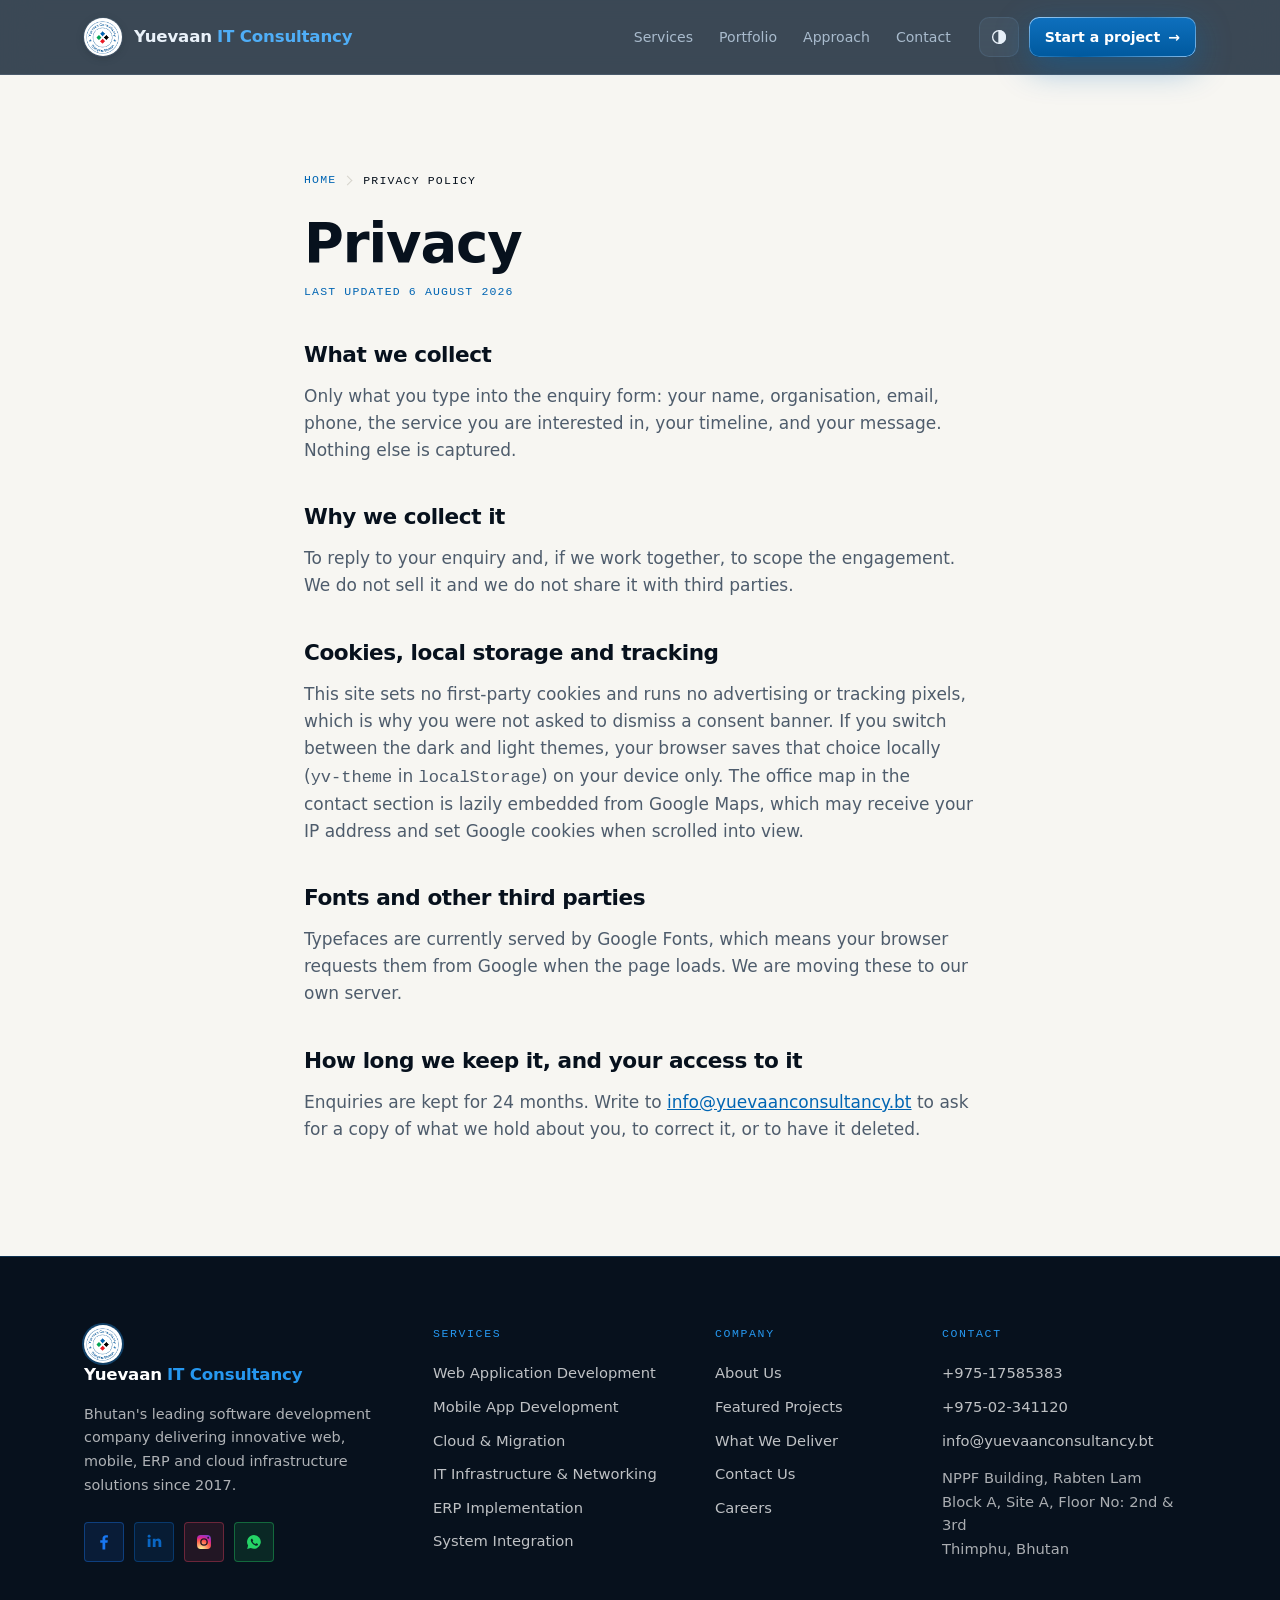
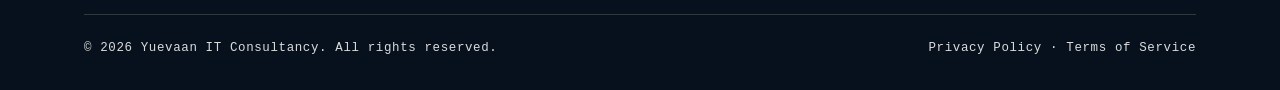
<file: privacy.html>
<!DOCTYPE html>
<html lang="en" data-theme="dark">

<head>
  <meta charset="utf-8">
  <meta name="viewport" content="width=device-width, initial-scale=1">
  <title>Privacy — Yuevaan IT Consultancy</title>
  <meta name="description" content="What we collect when you contact us, and what we do not.">
  <link rel="canonical" href="https://yuevaanconsultancy.bt/privacy.html">
  <meta name="robots" content="index, follow">
  <meta name="referrer" content="strict-origin-when-cross-origin">
  <meta http-equiv="Content-Security-Policy"
    content="default-src 'self'; script-src 'self'; style-src 'self' 'unsafe-inline' https://fonts.googleapis.com; font-src 'self' https://fonts.gstatic.com; img-src 'self' data: blob:; media-src 'self'; frame-src https://www.google.com https://maps.google.com; connect-src 'self'; base-uri 'self'; form-action 'self'; object-src 'none'; upgrade-insecure-requests">
  <meta name="theme-color" content="#061829">
  <meta property="og:type" content="website">
  <meta property="og:site_name" content="Yuevaan IT Consultancy">
  <meta property="og:title" content="Privacy — Yuevaan IT Consultancy">
  <meta property="og:description" content="What we collect when you contact us, and what we do not.">
  <meta property="og:url" content="https://yuevaanconsultancy.bt/privacy.html">
  <meta property="og:image" content="https://yuevaanconsultancy.bt/images/og-default.png">
  <meta name="twitter:card" content="summary_large_image">
  <meta name="twitter:image" content="https://yuevaanconsultancy.bt/images/og-default.png">
  <link rel="icon" type="image/png" href="images/favicon.png">
  <link rel="apple-touch-icon" href="images/favicon.png">
  <link rel="preconnect" href="https://fonts.googleapis.com">
  <link rel="preconnect" href="https://fonts.gstatic.com" crossorigin>
  <link href="https://fonts.googleapis.com/css2?family=Archivo:wdth,wght@75..125,400..800&family=Public+Sans:wght@400;500;600&family=IBM+Plex+Mono:wght@400;500&display=swap" rel="stylesheet">
  <script src="theme-init.js"></script>
  <link rel="stylesheet" href="style.css">
  <script src="script.js" defer></script>

  <!-- Breadcrumb structured data so search results show "Home › Privacy Policy" -->
  <script type="application/ld+json">
  {
    "@context": "https://schema.org",
    "@type": "BreadcrumbList",
    "itemListElement": [
      { "@type": "ListItem", "position": 1, "name": "Home", "item": "https://yuevaanconsultancy.bt/" },
      { "@type": "ListItem", "position": 2, "name": "Privacy Policy", "item": "https://yuevaanconsultancy.bt/privacy.html" }
    ]
  }
  </script>
</head>

<body>
  <div class="preloader" id="preloader" aria-hidden="true">
    <div class="preloader-inner">
      <div class="preloader-ring-wrap">
        <span class="preloader-ring preloader-ring-outer"></span>
        <span class="preloader-ring preloader-ring-inner"></span>
        <img class="preloader-logo" src="images/yuevaanlogo-removebg-preview.png" alt="" width="84" height="84">
      </div>
      <div class="preloader-brand">Yuevaan<span>IT Consultancy</span></div>
      <div class="preloader-diamonds">
        <span class="p-dia p-dia-blue"></span>
        <span class="p-dia p-dia-green"></span>
        <span class="p-dia p-dia-red"></span>
        <span class="p-dia p-dia-white"></span>
      </div>
    </div>
  </div>
  <a class="skip-link" href="#main">Skip to content</a>

  <header class="topbar">
    <div class="shell topbar-inner">
      <a class="brand" href="index.html" aria-label="Yuevaan IT Consultancy — home">
        <img src="images/yuevaanlogo-removebg-preview.png" alt="" width="38" height="38" data-hide-on-error>
        <span class="brand-txt">Yuevaan<span>IT Consultancy</span></span>
      </a>
      <nav class="nav" id="nav" aria-label="Main">
        <a href="index.html#services">Services</a>
        <a href="index.html#portfolio">Portfolio</a>
        <a href="index.html#approach">Approach</a>
        <a href="index.html#contact">Contact</a>
      </nav>
      <div class="topbar-actions">
        <button class="theme-toggle" id="themeToggle" type="button" aria-label="Switch light or dark theme" aria-pressed="true" title="Switch light / dark theme">
          <svg width="18" height="18" viewBox="0 0 24 24" fill="none" stroke="currentColor" stroke-width="1.8" aria-hidden="true" focusable="false">
            <circle cx="12" cy="12" r="8.5" />
            <path d="M12 3.5a8.5 8.5 0 0 1 0 17z" fill="currentColor" />
          </svg>
        </button>
        <a class="btn btn-primary" href="index.html#contact">Start a project <span class="btn-arrow" aria-hidden="true">→</span></a>
        <button class="menu-btn" id="menuBtn" type="button" aria-expanded="false" aria-controls="nav">Menu</button>
      </div>
    </div>
  </header>

  <main id="main" tabindex="-1">
    <article class="prose">
      <nav class="breadcrumb reveal" aria-label="Breadcrumb">
        <ol>
          <li><a href="index.html">Home</a></li>
          <li aria-current="page">Privacy Policy</li>
        </ol>
      </nav>
      <h1 class="reveal" data-delay="0">Privacy</h1>
      <p class="meta reveal" data-delay="70">Last updated 6 August 2026</p>

      <div class="reveal">
        <h2>What we collect</h2>
        <p>Only what you type into the enquiry form: your name, organisation, email, phone, the service you are
          interested in, your timeline, and your message. Nothing else is captured.</p>
      </div>

      <div class="reveal">
        <h2>Why we collect it</h2>
        <p>To reply to your enquiry and, if we work together, to scope the engagement. We do not sell it and we do not
          share it with third parties.</p>
      </div>

      <div class="reveal">
        <h2>Cookies, local storage and tracking</h2>
        <p>This site sets no first-party cookies and runs no advertising or tracking pixels, which is why you were not asked to
          dismiss a consent banner. If you switch between the dark and light themes, your browser saves that choice locally
          (<code>yv-theme</code> in <code>localStorage</code>) on your device only. The office map in the contact section is
          lazily embedded from Google Maps, which may receive your IP address and set Google cookies when scrolled into view.</p>
      </div>

      <div class="reveal">
        <h2>Fonts and other third parties</h2>
        <p>Typefaces are currently served by Google Fonts, which means your browser requests them from Google when the
          page loads. We are moving these to our own server.</p>
      </div>

      <div class="reveal">
        <h2>How long we keep it, and your access to it</h2>
        <p>Enquiries are kept for 24 months. Write to <a href="mailto:info@yuevaanconsultancy.bt">info@yuevaanconsultancy.bt</a>
          to ask for a copy of what we hold about you, to correct it, or to have it deleted.</p>
      </div>
    </article>
  </main>

  <footer>
    <div class="shell">
      <div class="foot-grid">
        <div class="reveal">
          <a class="foot-brand" href="index.html" aria-label="Yuevaan IT Consultancy — home">
            <img src="images/yuevaanlogo-removebg-preview.png" alt="" width="38" height="38" data-hide-on-error>
            <span class="brand-txt">Yuevaan<span>IT Consultancy</span></span>
          </a>
          <p class="foot-about">Bhutan's leading software development company delivering innovative web, mobile, ERP and cloud infrastructure solutions since 2017.</p>

          <!-- Social links live in markup, not JS: they must be crawlable and must
               survive a script failure, since they also back the sameAs array in
               the JSON-LD above. -->
          <ul class="social-list">
            <li>
              <a class="social-link" href="https://www.facebook.com/yuevaanconsultancy" target="_blank"
                rel="noopener noreferrer" aria-label="Facebook, opens in a new tab">
                <svg viewBox="0 0 24 24" width="20" height="20" fill="currentColor" aria-hidden="true"
                  focusable="false">
                  <path
                    d="M13.5 21v-8h2.7l.4-3h-3.1V8.1c0-.9.3-1.5 1.5-1.5H16.7V3.9c-.3 0-1.3-.1-2.4-.1-2.4 0-4.1 1.5-4.1 4.2V10H7.5v3h2.7v8h3.3z" />
                </svg>
              </a>
            </li>
            <li>
              <a class="social-link" href="https://www.linkedin.com/yuevaan-it-consultancy" target="_blank"
                rel="noopener noreferrer" aria-label="LinkedIn, opens in a new tab">
                <svg viewBox="0 0 24 24" width="19" height="19" fill="currentColor" aria-hidden="true"
                  focusable="false">
                  <path
                    d="M6.94 8.5v10.56H3.42V8.5h3.52zm.23-3.26c0 1.02-.76 1.84-1.99 1.84-1.2 0-1.95-.82-1.95-1.84 0-1.04.78-1.84 2-1.84s1.94.8 1.94 1.84zM20.58 13v6.06h-3.51v-5.65c0-1.42-.51-2.39-1.78-2.39-.97 0-1.55.65-1.8 1.28-.09.23-.12.55-.12.87v5.89H9.86s.05-9.56 0-10.56h3.51v1.5c.46-.72 1.3-1.75 3.16-1.75 2.31 0 4.05 1.51 4.05 4.75z" />
                </svg>
              </a>
            </li>
            <li>
              <a class="social-link" href="https://www.instagram.com/yuevaanconsultancy" target="_blank"
                rel="noopener noreferrer" aria-label="Instagram, opens in a new tab">
                <svg viewBox="0 0 24 24" width="20" height="20" fill="currentColor" aria-hidden="true"
                  focusable="false">
                  <defs>
                    <radialGradient id="ig-grad" cx="30%" cy="107%" r="150%">
                      <stop offset="0%" stop-color="rgb(253, 244, 151)" />
                      <stop offset="5%" stop-color="rgb(253, 244, 151)" />
                      <stop offset="45%" stop-color="rgb(253, 89, 73)" />
                      <stop offset="60%" stop-color="rgb(214, 36, 159)" />
                      <stop offset="90%" stop-color="rgb(40, 90, 235)" />
                    </radialGradient>
                  </defs>
                  <path
                    d="M12 7.4a4.6 4.6 0 1 0 0 9.2 4.6 4.6 0 0 0 0-9.2zm0 7.6a3 3 0 1 1 0-6 3 3 0 0 1 0 6zM17 5.8a1.1 1.1 0 1 0 0 2.2 1.1 1.1 0 0 0 0-2.2zM12 3.6c2.7 0 3 0 4.1.06 2.8.13 4.1 1.5 4.2 4.2.05 1.1.06 1.4.06 4.1s0 3-.06 4.1c-.13 2.7-1.4 4.1-4.2 4.2-1.1.05-1.4.06-4.1.06s-3 0-4.1-.06c-2.8-.13-4.1-1.5-4.2-4.2C3.6 15 3.6 14.7 3.6 12s0-3 .06-4.1c.13-2.7 1.4-4.1 4.2-4.2C9 3.6 9.3 3.6 12 3.6z" />
                </svg>
              </a>
            </li>
            <li>
              <a class="social-link" href="https://wa.me/97517585383" target="_blank" rel="noopener noreferrer"
                aria-label="WhatsApp, opens in a new tab">
                <svg viewBox="0 0 24 24" width="20" height="20" fill="currentColor" aria-hidden="true"
                  focusable="false">
                  <path
                    d="M12 3.6a8.3 8.3 0 0 0-7.1 12.6L3.8 20.4l4.3-1.1A8.3 8.3 0 1 0 12 3.6zm4.8 11.7c-.2.6-1.2 1.1-1.7 1.1-.4 0-1 .05-1.6-.2a11 11 0 0 1-4.6-4c-.3-.5-.8-1.4-.8-2.2s.4-1.3.6-1.5c.2-.2.4-.3.6-.3h.4c.1 0 .3-.05.5.4l.7 1.7c.05.1.1.3 0 .4l-.3.4-.2.2c-.1.1-.2.2-.1.4a6.6 6.6 0 0 0 3 2.6c.2.1.4.1.5-.05l.6-.7c.1-.2.3-.1.4-.05l1.5.7c.2.1.4.2.4.3z" />
                </svg>
              </a>
            </li>
          </ul>
        </div>
        <div class="reveal">
          <h4>Services</h4>
          <ul>
            <li><a href="index.html#services">Web Application Development</a></li>
            <li><a href="index.html#services">Mobile App Development</a></li>
            <li><a href="index.html#services">Cloud &amp; Migration</a></li>
            <li><a href="index.html#services">IT Infrastructure &amp; Networking</a></li>
            <li><a href="index.html#services">ERP Implementation</a></li>
            <li><a href="index.html#services">System Integration</a></li>
          </ul>
        </div>
        <div class="reveal">
          <h4>Company</h4>
          <ul>
            <li><a href="index.html#approach">About Us</a></li>
            <li><a href="index.html#portfolio">Featured Projects</a></li>
            <li><a href="index.html#services">What We Deliver</a></li>
            <li><a href="index.html#contact">Contact Us</a></li>
            <li><a href="index.html#contact">Careers</a></li>
          </ul>
        </div>
        <div class="reveal">
          <h4>Contact</h4>
          <ul class="foot-contact">
            <li><a href="tel:+97517585383">+975-17585383</a></li>
            <li><a href="tel:+97502341120">+975-02-341120</a></li>
            <li><a href="mailto:info@yuevaanconsultancy.bt">info@yuevaanconsultancy.bt</a></li>
            <li class="foot-addr">NPPF Building, Rabten Lam<br>Block A, Site A, Floor No: 2nd &amp; 3rd<br>Thimphu, Bhutan</li>
          </ul>
        </div>
      </div>
      <div class="foot-bottom">
        <span>© 2026 Yuevaan IT Consultancy. All rights reserved.</span>
        <span>
          <a href="privacy.html" aria-current="page">Privacy Policy</a> ·
          <a href="terms.html">Terms of Service</a>
        </span>
      </div>
    </div>
  </footer>
</body>

</html>
</file>
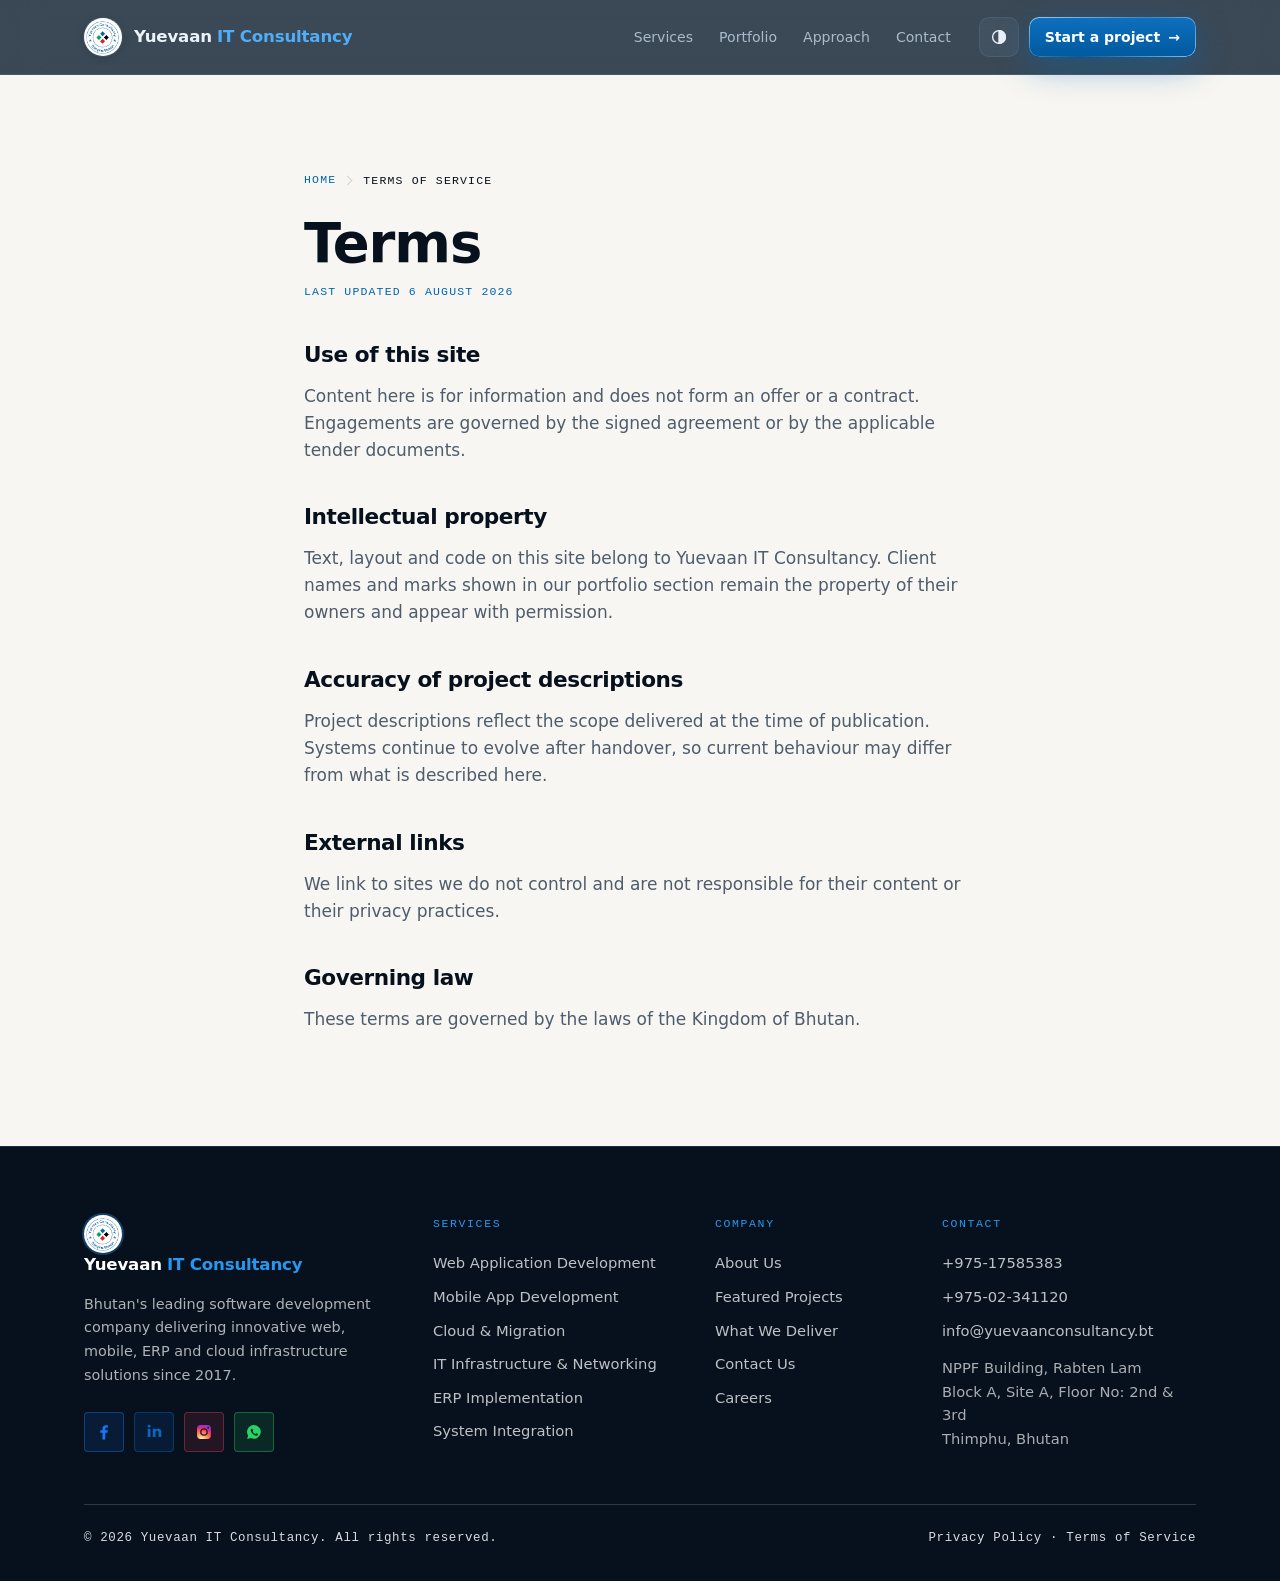
<file: terms.html>
<!DOCTYPE html>
<html lang="en" data-theme="dark">

<head>
  <meta charset="utf-8">
  <meta name="viewport" content="width=device-width, initial-scale=1">
  <title>Terms — Yuevaan IT Consultancy</title>
  <meta name="description" content="Terms of use for the Yuevaan IT Consultancy website.">
  <link rel="canonical" href="https://yuevaanconsultancy.bt/terms.html">
  <meta name="robots" content="index, follow">
  <meta name="referrer" content="strict-origin-when-cross-origin">
  <meta http-equiv="Content-Security-Policy"
    content="default-src 'self'; script-src 'self'; style-src 'self' 'unsafe-inline' https://fonts.googleapis.com; font-src 'self' https://fonts.gstatic.com; img-src 'self' data: blob:; media-src 'self'; frame-src https://www.google.com https://maps.google.com; connect-src 'self'; base-uri 'self'; form-action 'self'; object-src 'none'; upgrade-insecure-requests">
  <meta name="theme-color" content="#061829">
  <meta property="og:type" content="website">
  <meta property="og:site_name" content="Yuevaan IT Consultancy">
  <meta property="og:title" content="Terms — Yuevaan IT Consultancy">
  <meta property="og:description" content="Terms of use for the Yuevaan IT Consultancy website.">
  <meta property="og:url" content="https://yuevaanconsultancy.bt/terms.html">
  <meta property="og:image" content="https://yuevaanconsultancy.bt/images/og-default.png">
  <meta name="twitter:card" content="summary_large_image">
  <meta name="twitter:image" content="https://yuevaanconsultancy.bt/images/og-default.png">
  <link rel="icon" type="image/png" href="images/favicon.png">
  <link rel="apple-touch-icon" href="images/favicon.png">
  <link rel="preconnect" href="https://fonts.googleapis.com">
  <link rel="preconnect" href="https://fonts.gstatic.com" crossorigin>
  <link href="https://fonts.googleapis.com/css2?family=Archivo:wdth,wght@75..125,400..800&family=Public+Sans:wght@400;500;600&family=IBM+Plex+Mono:wght@400;500&display=swap" rel="stylesheet">
  <script src="theme-init.js"></script>
  <link rel="stylesheet" href="style.css">
  <script src="script.js" defer></script>

  <!-- Breadcrumb structured data so search results show "Home › Terms of Service" -->
  <script type="application/ld+json">
  {
    "@context": "https://schema.org",
    "@type": "BreadcrumbList",
    "itemListElement": [
      { "@type": "ListItem", "position": 1, "name": "Home", "item": "https://yuevaanconsultancy.bt/" },
      { "@type": "ListItem", "position": 2, "name": "Terms of Service", "item": "https://yuevaanconsultancy.bt/terms.html" }
    ]
  }
  </script>
</head>

<body>
  <div class="preloader" id="preloader" aria-hidden="true">
    <div class="preloader-inner">
      <div class="preloader-ring-wrap">
        <span class="preloader-ring preloader-ring-outer"></span>
        <span class="preloader-ring preloader-ring-inner"></span>
        <img class="preloader-logo" src="images/yuevaanlogo-removebg-preview.png" alt="" width="84" height="84">
      </div>
      <div class="preloader-brand">Yuevaan<span>IT Consultancy</span></div>
      <div class="preloader-diamonds">
        <span class="p-dia p-dia-blue"></span>
        <span class="p-dia p-dia-green"></span>
        <span class="p-dia p-dia-red"></span>
        <span class="p-dia p-dia-white"></span>
      </div>
    </div>
  </div>
  <a class="skip-link" href="#main">Skip to content</a>

  <header class="topbar">
    <div class="shell topbar-inner">
      <a class="brand" href="index.html" aria-label="Yuevaan IT Consultancy — home">
        <img src="images/yuevaanlogo-removebg-preview.png" alt="" width="38" height="38" data-hide-on-error>
        <span class="brand-txt">Yuevaan<span>IT Consultancy</span></span>
      </a>
      <nav class="nav" id="nav" aria-label="Main">
        <a href="index.html#services">Services</a>
        <a href="index.html#portfolio">Portfolio</a>
        <a href="index.html#approach">Approach</a>
        <a href="index.html#contact">Contact</a>
      </nav>
      <div class="topbar-actions">
        <button class="theme-toggle" id="themeToggle" type="button" aria-label="Switch light or dark theme" aria-pressed="true" title="Switch light / dark theme">
          <svg width="18" height="18" viewBox="0 0 24 24" fill="none" stroke="currentColor" stroke-width="1.8" aria-hidden="true" focusable="false">
            <circle cx="12" cy="12" r="8.5" />
            <path d="M12 3.5a8.5 8.5 0 0 1 0 17z" fill="currentColor" />
          </svg>
        </button>
        <a class="btn btn-primary" href="index.html#contact">Start a project <span class="btn-arrow" aria-hidden="true">→</span></a>
        <button class="menu-btn" id="menuBtn" type="button" aria-expanded="false" aria-controls="nav">Menu</button>
      </div>
    </div>
  </header>

  <main id="main" tabindex="-1">
    <article class="prose">
      <nav class="breadcrumb reveal" aria-label="Breadcrumb">
        <ol>
          <li><a href="index.html">Home</a></li>
          <li aria-current="page">Terms of Service</li>
        </ol>
      </nav>
      <h1 class="reveal" data-delay="0">Terms</h1>
      <p class="meta reveal" data-delay="70">Last updated 6 August 2026</p>

      <div class="reveal">
        <h2>Use of this site</h2>
        <p>Content here is for information and does not form an offer or a contract. Engagements are governed by the
          signed agreement or by the applicable tender documents.</p>
      </div>

      <div class="reveal">
        <h2>Intellectual property</h2>
        <p>Text, layout and code on this site belong to Yuevaan IT Consultancy. Client names and marks shown in our portfolio
          section remain the property of their owners and appear with permission.</p>
      </div>

      <div class="reveal">
        <h2>Accuracy of project descriptions</h2>
        <p>Project descriptions reflect the scope delivered at the time of publication. Systems continue to evolve after
          handover, so current behaviour may differ from what is described here.</p>
      </div>

      <div class="reveal">
        <h2>External links</h2>
        <p>We link to sites we do not control and are not responsible for their content or their privacy practices.</p>
      </div>

      <div class="reveal">
        <h2>Governing law</h2>
        <p>These terms are governed by the laws of the Kingdom of Bhutan.</p>
      </div>
    </article>
  </main>

  <footer>
    <div class="shell">
      <div class="foot-grid">
        <div class="reveal">
          <a class="foot-brand" href="index.html" aria-label="Yuevaan IT Consultancy — home">
            <img src="images/yuevaanlogo-removebg-preview.png" alt="" width="38" height="38" data-hide-on-error>
            <span class="brand-txt">Yuevaan<span>IT Consultancy</span></span>
          </a>
          <p class="foot-about">Bhutan's leading software development company delivering innovative web, mobile, ERP and cloud infrastructure solutions since 2017.</p>

          <!-- Social links live in markup, not JS: they must be crawlable and must
               survive a script failure, since they also back the sameAs array in
               the JSON-LD above. -->
          <ul class="social-list">
            <li>
              <a class="social-link" href="https://www.facebook.com/yuevaanconsultancy" target="_blank"
                rel="noopener noreferrer" aria-label="Facebook, opens in a new tab">
                <svg viewBox="0 0 24 24" width="20" height="20" fill="currentColor" aria-hidden="true"
                  focusable="false">
                  <path
                    d="M13.5 21v-8h2.7l.4-3h-3.1V8.1c0-.9.3-1.5 1.5-1.5H16.7V3.9c-.3 0-1.3-.1-2.4-.1-2.4 0-4.1 1.5-4.1 4.2V10H7.5v3h2.7v8h3.3z" />
                </svg>
              </a>
            </li>
            <li>
              <a class="social-link" href="https://www.linkedin.com/yuevaan-it-consultancy" target="_blank"
                rel="noopener noreferrer" aria-label="LinkedIn, opens in a new tab">
                <svg viewBox="0 0 24 24" width="19" height="19" fill="currentColor" aria-hidden="true"
                  focusable="false">
                  <path
                    d="M6.94 8.5v10.56H3.42V8.5h3.52zm.23-3.26c0 1.02-.76 1.84-1.99 1.84-1.2 0-1.95-.82-1.95-1.84 0-1.04.78-1.84 2-1.84s1.94.8 1.94 1.84zM20.58 13v6.06h-3.51v-5.65c0-1.42-.51-2.39-1.78-2.39-.97 0-1.55.65-1.8 1.28-.09.23-.12.55-.12.87v5.89H9.86s.05-9.56 0-10.56h3.51v1.5c.46-.72 1.3-1.75 3.16-1.75 2.31 0 4.05 1.51 4.05 4.75z" />
                </svg>
              </a>
            </li>
            <li>
              <a class="social-link" href="https://www.instagram.com/yuevaanconsultancy" target="_blank"
                rel="noopener noreferrer" aria-label="Instagram, opens in a new tab">
                <svg viewBox="0 0 24 24" width="20" height="20" fill="currentColor" aria-hidden="true"
                  focusable="false">
                  <defs>
                    <radialGradient id="ig-grad" cx="30%" cy="107%" r="150%">
                      <stop offset="0%" stop-color="rgb(253, 244, 151)" />
                      <stop offset="5%" stop-color="rgb(253, 244, 151)" />
                      <stop offset="45%" stop-color="rgb(253, 89, 73)" />
                      <stop offset="60%" stop-color="rgb(214, 36, 159)" />
                      <stop offset="90%" stop-color="rgb(40, 90, 235)" />
                    </radialGradient>
                  </defs>
                  <path
                    d="M12 7.4a4.6 4.6 0 1 0 0 9.2 4.6 4.6 0 0 0 0-9.2zm0 7.6a3 3 0 1 1 0-6 3 3 0 0 1 0 6zM17 5.8a1.1 1.1 0 1 0 0 2.2 1.1 1.1 0 0 0 0-2.2zM12 3.6c2.7 0 3 0 4.1.06 2.8.13 4.1 1.5 4.2 4.2.05 1.1.06 1.4.06 4.1s0 3-.06 4.1c-.13 2.7-1.4 4.1-4.2 4.2-1.1.05-1.4.06-4.1.06s-3 0-4.1-.06c-2.8-.13-4.1-1.5-4.2-4.2C3.6 15 3.6 14.7 3.6 12s0-3 .06-4.1c.13-2.7 1.4-4.1 4.2-4.2C9 3.6 9.3 3.6 12 3.6z" />
                </svg>
              </a>
            </li>
            <li>
              <a class="social-link" href="https://wa.me/97517585383" target="_blank" rel="noopener noreferrer"
                aria-label="WhatsApp, opens in a new tab">
                <svg viewBox="0 0 24 24" width="20" height="20" fill="currentColor" aria-hidden="true"
                  focusable="false">
                  <path
                    d="M12 3.6a8.3 8.3 0 0 0-7.1 12.6L3.8 20.4l4.3-1.1A8.3 8.3 0 1 0 12 3.6zm4.8 11.7c-.2.6-1.2 1.1-1.7 1.1-.4 0-1 .05-1.6-.2a11 11 0 0 1-4.6-4c-.3-.5-.8-1.4-.8-2.2s.4-1.3.6-1.5c.2-.2.4-.3.6-.3h.4c.1 0 .3-.05.5.4l.7 1.7c.05.1.1.3 0 .4l-.3.4-.2.2c-.1.1-.2.2-.1.4a6.6 6.6 0 0 0 3 2.6c.2.1.4.1.5-.05l.6-.7c.1-.2.3-.1.4-.05l1.5.7c.2.1.4.2.4.3z" />
                </svg>
              </a>
            </li>
          </ul>
        </div>
        <div class="reveal">
          <h4>Services</h4>
          <ul>
            <li><a href="index.html#services">Web Application Development</a></li>
            <li><a href="index.html#services">Mobile App Development</a></li>
            <li><a href="index.html#services">Cloud &amp; Migration</a></li>
            <li><a href="index.html#services">IT Infrastructure &amp; Networking</a></li>
            <li><a href="index.html#services">ERP Implementation</a></li>
            <li><a href="index.html#services">System Integration</a></li>
          </ul>
        </div>
        <div class="reveal">
          <h4>Company</h4>
          <ul>
            <li><a href="index.html#approach">About Us</a></li>
            <li><a href="index.html#portfolio">Featured Projects</a></li>
            <li><a href="index.html#services">What We Deliver</a></li>
            <li><a href="index.html#contact">Contact Us</a></li>
            <li><a href="index.html#contact">Careers</a></li>
          </ul>
        </div>
        <div class="reveal">
          <h4>Contact</h4>
          <ul class="foot-contact">
            <li><a href="tel:+97517585383">+975-17585383</a></li>
            <li><a href="tel:+97502341120">+975-02-341120</a></li>
            <li><a href="mailto:info@yuevaanconsultancy.bt">info@yuevaanconsultancy.bt</a></li>
            <li class="foot-addr">NPPF Building, Rabten Lam<br>Block A, Site A, Floor No: 2nd &amp; 3rd<br>Thimphu, Bhutan</li>
          </ul>
        </div>
      </div>
      <div class="foot-bottom">
        <span>© 2026 Yuevaan IT Consultancy. All rights reserved.</span>
        <span>
          <a href="privacy.html">Privacy Policy</a> ·
          <a href="terms.html" aria-current="page">Terms of Service</a>
        </span>
      </div>
    </div>
  </footer>
</body>

</html>
</file>
<file: style.css>
:root {
  /* Exact RGBA brand colors extracted from the Yuevaan emblem logo */
  --logo-blue: rgba(0, 101, 179, 1);
  --logo-blue-hover: rgba(0, 121, 212, 1);
  --logo-blue-bright: rgba(38, 152, 240, 1);
  --logo-green: rgba(0, 166, 84, 1);
  --logo-green-ink: rgba(0, 128, 64, 1);
  --logo-green-bright: rgba(22, 199, 110, 1);
  --logo-red: rgba(238, 27, 36, 1);
  --logo-red-ink: rgba(208, 20, 29, 1);
  --logo-black: rgba(0, 0, 0, 1);
  --logo-white: rgba(255, 255, 255, 1);

  /* Surface, ink & semantic tokens harmonized with logo RGBA (Off-White Editorial Palette) */
  --ink: rgba(7, 17, 29, 1);
  --ink-2: rgba(11, 27, 45, 1);
  --ink-3: rgba(18, 43, 71, 1);
  --paper: rgba(247, 246, 242, 1);
  --stone: rgba(239, 237, 230, 1);
  --stone-2: rgba(214, 212, 204, 1);
  --saffron: var(--logo-blue);
  --pine: var(--logo-green);
  --madder: var(--logo-red);
  --muted: rgba(78, 92, 108, 1);
  --muted-dark: rgba(148, 171, 196, 1);

  --display: 'Archivo', system-ui, sans-serif;
  --body: 'Public Sans', system-ui, sans-serif;
  --mono: 'IBM Plex Mono', ui-monospace, monospace;

  --shell: 1240px;
  --pad: clamp(20px, 5vw, 64px);
  --ease-out: cubic-bezier(0.22, 1, 0.36, 1);

  /* Hero & topbar interactive theme tokens (Dark Navy default) */
  --btn-radius: 10px;
  --btn-h: 46px;
  --hero-bg: #061829;
  --hero-ink: #EAF2FA;
  --hero-slate: #A9BBCD;
  --hero-muted: #8DA2B8;
  --hero-accent: #6FBDF9;
  --hero-payoff: #4FAEF7;
  --hero-green: #2CCB7B;
  --hero-rule: rgba(170, 200, 230, 0.14);
  --hero-grid: rgba(180, 210, 240, 0.05);
  --hero-glow-1: rgba(0, 101, 178, 0.34);
  --hero-glow-2: rgba(0, 101, 178, 0.16);
  --hero-glow-3: rgba(0, 166, 83, 0.07);
  --hero-glass-fill: rgba(160, 200, 240, 0.07);
  --hero-glass-fill-hover: rgba(160, 200, 240, 0.13);
  --hero-glass-edge-a: rgba(190, 220, 250, 0.5);
  --hero-glass-edge-b: rgba(120, 170, 220, 0.14);
  --hero-glass-shadow: 0 10px 30px rgba(0, 8, 20, 0.45);
  /* WCAG AA compliant stops (#0E70BE 5.19:1 -> #00599E 6.95:1 with #fff) */
  --hero-primary-fill: linear-gradient(180deg, #0E70BE, #00599E);
  --hero-primary-edge-a: rgba(170, 215, 255, 0.8);
  --hero-primary-edge-b: rgba(0, 101, 178, 0.4);
  --hero-primary-text: #ffffff;
  --hero-primary-glow: 0 10px 34px rgba(0, 101, 178, 0.45);
  --topbar-bg: rgba(6, 24, 41, 0.78);
  --topbar-bg-scrolled: rgba(6, 24, 41, 0.92);
  --topbar-border: rgba(170, 200, 230, 0.14);
  --topbar-shadow: 0 10px 30px rgba(0, 8, 20, 0.36), inset 0 1px 0 rgba(190, 220, 250, 0.12);
  /* Canvas background engine tokens */
  --fx-ink: 196, 218, 240;
  --fx-accent: 79, 174, 247;
  --fx-signal: 44, 203, 123;
  --fx-surface: 8, 24, 41;
  --fx-dot: 0.8;
}

[data-theme="light"] {
  --hero-bg: #F7F6F2;
  --hero-ink: #0A1520;
  --hero-slate: #4A5462;
  --hero-muted: #4F5864;
  --hero-accent: #0A63B4;
  --hero-payoff: #0A63B4;
  --hero-green: #1F9D55;
  --hero-rule: rgba(10, 21, 32, 0.14);
  --hero-grid: rgba(10, 21, 32, 0.035);
  --hero-glow-1: rgba(10, 99, 180, 0.07);
  --hero-glow-2: rgba(10, 99, 180, 0.04);
  --hero-glow-3: rgba(31, 157, 85, 0.03);
  --hero-glass-fill: rgba(255, 255, 255, 0.58);
  --hero-glass-fill-hover: rgba(255, 255, 255, 0.85);
  --hero-glass-edge-a: rgba(255, 255, 255, 0.95);
  --hero-glass-edge-b: rgba(10, 21, 32, 0.12);
  --hero-glass-shadow: 0 8px 24px rgba(10, 21, 32, 0.08);
  --hero-primary-fill: linear-gradient(180deg, #0E70BE, #00599E);
  --hero-primary-edge-a: rgba(255, 255, 255, 0.55);
  --hero-primary-edge-b: rgba(10, 99, 180, 0.4);
  --hero-primary-text: #ffffff;
  --hero-primary-glow: 0 10px 28px rgba(10, 99, 180, 0.28);
  --topbar-bg: rgba(247, 246, 242, 0.72);
  --topbar-bg-scrolled: rgba(247, 246, 242, 0.88);
  --topbar-border: rgba(7, 17, 29, 0.08);
  --topbar-shadow: 0 10px 30px rgba(7, 17, 29, 0.06), inset 0 1px 0 rgba(255, 255, 255, 0.85);
  --fx-ink: 10, 21, 32;
  --fx-accent: 10, 99, 180;
  --fx-signal: 10, 99, 180;
  --fx-surface: 255, 255, 255;
  --fx-dot: 1;
}

* {
  box-sizing: border-box
}

html {
  scroll-behavior: smooth
}

body {
  margin: 0;
  background: var(--paper);
  color: var(--ink);
  font-family: var(--body);
  font-size: 17px;
  line-height: 1.6;
  -webkit-font-smoothing: antialiased;
  overflow-x: hidden;
}

img {
  max-width: 100%;
  display: block
}

a {
  color: inherit
}

.shell {
  max-width: var(--shell);
  margin: 0 auto;
  padding-left: var(--pad);
  padding-right: var(--pad)
}

h1,
h2,
h3 {
  font-family: var(--display);
  font-weight: 700;
  font-stretch: 112%;
  line-height: 1.02;
  letter-spacing: -0.02em;
  margin: 0;
}

h1 {
  font-size: clamp(2.6rem, 6.4vw, 5rem)
}

h2 {
  font-size: clamp(2rem, 4.2vw, 3.25rem)
}

h3 {
  font-size: 1.18rem;
  font-stretch: 100%;
  letter-spacing: -0.01em;
  line-height: 1.25
}

.eyebrow {
  font-family: var(--mono);
  font-size: .72rem;
  letter-spacing: .16em;
  text-transform: uppercase;
  color: var(--logo-blue);
  display: flex;
  align-items: center;
  gap: 10px;
  margin: 0 0 22px;
}

.eyebrow::before {
  content: "";
  width: 26px;
  height: 2px;
  background: var(--logo-green);
  transform-origin: left center;
  transition: transform .65s var(--ease-out) .12s;
}

.eyebrow.on-dark {
  color: var(--logo-blue)
}

.eyebrow.on-dark::before {
  background: var(--logo-green);
  opacity: 1
}

.lede {
  font-size: clamp(1.02rem, 1.6vw, 1.18rem);
  color: var(--muted);
  max-width: 56ch
}

:focus-visible {
  outline: 2px solid var(--logo-blue-bright);
  outline-offset: 3px;
  border-radius: 2px
}

/* ---------- buttons ---------- */
.btn {
  display: inline-flex;
  align-items: center;
  gap: 10px;
  font-family: var(--body);
  font-weight: 600;
  font-size: .94rem;
  padding: 14px 24px;
  border-radius: 2px;
  text-decoration: none;
  border: 1px solid transparent;
  cursor: pointer;
  transition: transform .18s ease, background .18s ease, color .18s ease, border-color .18s ease, box-shadow .18s ease;
}

.btn-primary {
  background: var(--logo-blue);
  color: var(--logo-white);
  border-color: var(--logo-blue)
}

.btn-primary:hover {
  transform: translateY(-2px);
  background: var(--logo-blue-hover);
  border-color: var(--logo-blue-hover);
  box-shadow: 0 8px 22px rgba(0, 101, 179, 0.32)
}

.btn-ghost {
  border-color: var(--stone-2);
  color: var(--ink);
  background: rgba(255, 255, 255, 0.55)
}

.btn-ghost:hover {
  border-color: var(--logo-blue);
  color: var(--logo-blue);
  background: var(--logo-white)
}

.btn-dark {
  background: var(--ink);
  color: var(--logo-white);
  border-color: var(--ink)
}

.btn-dark:hover {
  transform: translateY(-2px);
  background: var(--logo-blue);
  border-color: var(--logo-blue);
  box-shadow: 0 8px 22px rgba(0, 101, 179, 0.26)
}

.btn-line {
  border-color: var(--stone-2);
  color: var(--ink)
}

.btn-line:hover {
  border-color: var(--logo-blue);
  color: var(--logo-blue)
}

/* ---------- header (glassmorphism + dark/light theme support) ---------- */
.topbar {
  position: sticky;
  top: 0;
  z-index: 60;
  background: var(--topbar-bg);
  -webkit-backdrop-filter: blur(18px) saturate(160%);
  backdrop-filter: blur(18px) saturate(160%);
  border-bottom: 1px solid var(--topbar-border);
  transition: background .3s ease, box-shadow .3s ease, border-color .3s ease;
}

.topbar.is-scrolled {
  background: var(--topbar-bg-scrolled);
  box-shadow: var(--topbar-shadow);
}

.topbar-inner {
  display: flex;
  align-items: center;
  gap: 28px;
  height: 74px
}

.brand {
  display: inline-flex;
  align-items: center;
  gap: 12px;
  text-decoration: none;
  color: var(--hero-ink);
  margin-right: auto
}

.brand img {
  height: 38px;
  width: 38px;
  object-fit: contain;
  background: var(--logo-white);
  border-radius: 50%;
  padding: 2px;
  box-shadow: 0 0 0 1px var(--hero-glass-edge-b), 0 2px 8px rgba(0, 8, 20, 0.18);
  flex-shrink: 0;
}

.brand-txt {
  display: inline-flex;
  align-items: baseline;
  gap: 0.3em;
  font-family: var(--display);
  font-weight: 700;
  font-stretch: 112%;
  font-size: 1.04rem;
  letter-spacing: -.01em;
  line-height: 1.1;
  color: var(--hero-ink);
  transition: color .3s ease;
}

.brand-txt span {
  display: inline;
  font-family: inherit;
  font-weight: inherit;
  font-stretch: inherit;
  font-size: inherit;
  letter-spacing: inherit;
  color: var(--hero-payoff);
  text-transform: none;
  margin-top: 0;
  transition: color .3s ease;
}

.nav {
  display: flex;
  gap: 26px;
  align-items: center
}

.nav a {
  font-size: .88rem;
  font-weight: 500;
  color: var(--hero-slate);
  text-decoration: none;
  padding: 6px 0;
  position: relative;
  transition: color .18s ease;
}

.nav a::after {
  content: "";
  position: absolute;
  left: 0;
  right: 100%;
  bottom: 0;
  height: 2px;
  background: linear-gradient(90deg, var(--hero-payoff), var(--hero-green));
  transition: right .24s var(--ease-out)
}

.nav a:hover,
.nav a.active {
  color: var(--hero-ink)
}

.nav a:hover::after,
.nav a.active::after {
  right: 0
}

.topbar-actions {
  display: flex;
  align-items: center;
  gap: 10px;
}

.theme-toggle {
  width: 40px;
  height: 40px;
  border-radius: var(--btn-radius);
  border: 0;
  cursor: pointer;
  display: grid;
  place-items: center;
  background: var(--hero-glass-fill);
  color: var(--hero-ink);
  box-shadow: inset 0 0 0 1px var(--hero-glass-edge-b);
  transition: background .2s ease, transform .2s ease, color .2s ease;
  flex-shrink: 0;
}

.theme-toggle:hover {
  background: var(--hero-glass-fill-hover);
  transform: translateY(-1px);
}

.theme-toggle svg {
  transition: transform .35s var(--ease-out);
}

[data-theme="light"] .theme-toggle svg {
  transform: rotate(180deg);
}

.btn .btn-arrow {
  display: inline-block;
  transition: transform .25s ease;
}

.btn:hover .btn-arrow {
  transform: translateX(3px);
}

.topbar .btn,
.hero-cta .btn {
  position: relative;
  isolation: isolate;
  overflow: hidden;
  display: inline-flex;
  align-items: center;
  justify-content: center;
  gap: 8px;
  height: var(--btn-h);
  padding: 0 22px;
  border-radius: var(--btn-radius);
  border: 0;
  font-family: var(--body);
  font-size: .95rem;
  font-weight: 600;
  color: var(--hero-ink);
  background: var(--hero-glass-fill);
  -webkit-backdrop-filter: blur(14px) saturate(160%);
  backdrop-filter: blur(14px) saturate(160%);
  box-shadow: inset 0 1px 0 rgba(255, 255, 255, 0.18), var(--hero-glass-shadow);
  transition: transform .25s ease, background .25s ease, box-shadow .25s ease, filter .25s ease;
}

.topbar .btn::before,
.hero-cta .btn::before {
  content: "";
  position: absolute;
  inset: 0;
  border-radius: inherit;
  padding: 1px;
  pointer-events: none;
  z-index: 1;
  background: linear-gradient(150deg, var(--hero-glass-edge-a), var(--hero-glass-edge-b) 45%, var(--hero-glass-edge-b) 65%, var(--hero-glass-edge-a));
  -webkit-mask: linear-gradient(#000 0 0) content-box, linear-gradient(#000 0 0);
  -webkit-mask-composite: xor;
  mask-composite: exclude;
}

.topbar .btn::after,
.hero-cta .btn::after {
  content: "";
  position: absolute;
  inset: -1px;
  z-index: -1;
  pointer-events: none;
  background: linear-gradient(110deg, transparent 30%, rgba(255, 255, 255, 0.22) 50%, transparent 70%);
  transform: translateX(-120%);
  transition: transform .7s ease;
}

.topbar .btn:hover,
.hero-cta .btn:hover {
  transform: translateY(-1px);
  background: var(--hero-glass-fill-hover);
}

.topbar .btn:hover::after,
.hero-cta .btn:hover::after {
  transform: translateX(120%);
}

.topbar .btn-primary,
.hero-cta .btn-primary {
  color: var(--hero-primary-text);
  background: var(--hero-primary-fill);
  box-shadow: inset 0 1px 0 rgba(255, 255, 255, 0.35), var(--hero-primary-glow);
}

.topbar .btn-primary::before,
.hero-cta .btn-primary::before {
  background: linear-gradient(150deg, var(--hero-primary-edge-a), var(--hero-primary-edge-b) 50%, var(--hero-primary-edge-a));
}

.topbar .btn-primary:hover,
.hero-cta .btn-primary:hover {
  background: var(--hero-primary-fill);
  filter: brightness(1.08);
  color: var(--hero-primary-text);
}

.topbar .btn {
  height: 40px;
  padding: 0 16px;
  font-size: .88rem;
}

.menu-btn {
  display: none;
  background: var(--hero-glass-fill);
  border: 1px solid var(--hero-glass-edge-b);
  color: var(--hero-ink);
  padding: 9px 14px;
  border-radius: var(--btn-radius);
  font-family: var(--mono);
  font-size: .74rem;
  letter-spacing: .1em;
  cursor: pointer;
}

/* ---------- hero (Dark Navy default + Bhutan 20-Dzongkhag Network Canvas) ---------- */
.hero {
  position: relative;
  min-height: calc(100vh - 74px);
  min-height: calc(100svh - 74px);
  display: flex;
  flex-direction: column;
  align-items: center;
  justify-content: center;
  padding: clamp(48px, 6vw, 76px) 0 clamp(44px, 5vw, 64px);
  overflow: hidden;
  isolation: isolate;
  color: var(--hero-ink);
  background:
    radial-gradient(52% 44% at 50% 44%, var(--hero-glow-1), transparent 72%),
    radial-gradient(30% 32% at 84% 24%, var(--hero-glow-2), transparent 72%),
    radial-gradient(30% 32% at 14% 80%, var(--hero-glow-3), transparent 72%),
    radial-gradient(circle, var(--hero-grid) 1px, transparent 1.6px) 0 0 / 26px 26px,
    var(--hero-bg);
  transition: background .4s ease, color .3s ease;
}

.hero-particles {
  position: absolute;
  inset: 0;
  width: 100%;
  height: 100%;
  z-index: 0;
  pointer-events: none;
}

.hero > :not(.hero-particles) {
  position: relative;
  z-index: 2;
}

.hero-center {
  position: relative;
  display: flex;
  flex-direction: column;
  align-items: center;
  text-align: center;
  width: 100%;
  max-width: 1280px;
  margin: 0 auto;
}

.hero-center .eyebrow {
  justify-content: center;
  font-size: .82rem;
  letter-spacing: .22em;
  gap: 14px;
  color: var(--hero-accent);
  margin-bottom: 28px;
}

.hero-center .eyebrow::before {
  width: 34px;
  height: 3px;
  background: var(--hero-green);
}

.hero h1 {
  color: var(--hero-ink);
  font-weight: 800;
  font-size: clamp(1.55rem, 5.4vw, 5.35rem);
  line-height: 1.04;
  letter-spacing: -.016em;
  white-space: nowrap;
  max-width: none;
  margin: 0 auto;
}

.hero h1 em {
  font-style: normal;
  color: var(--hero-payoff);
}

.hero-lede {
  color: var(--hero-slate);
  font-size: clamp(1.05rem, 1.18vw, 1.28rem);
  line-height: 1.67;
  max-width: 68ch;
  margin: 34px auto 38px;
}

.hero-cta {
  display: flex;
  flex-wrap: wrap;
  justify-content: center;
  gap: 14px;
}

.hero-foot {
  display: flex;
  flex-wrap: nowrap;
  justify-content: center;
  align-items: center;
  gap: clamp(20px, 3.2vw, 44px);
  width: 100%;
  margin-top: 52px;
  padding-top: 26px;
  border-top: 1px solid var(--hero-rule);
}

.hero-stat {
  display: inline-flex;
  align-items: baseline;
  gap: 10px;
  white-space: nowrap;
}

.hero-stat + .hero-stat {
  padding-left: clamp(20px, 3.2vw, 44px);
  border-left: 1px solid var(--hero-rule);
}

.metric-n {
  font-family: var(--display);
  font-stretch: 112%;
  font-weight: 800;
  font-size: clamp(1.65rem, 2.1vw, 2.2rem);
  line-height: 1;
  color: var(--hero-ink);
  font-variant-numeric: tabular-nums;
}

[data-count] {
  font-variant-numeric: tabular-nums;
}

.metric-l {
  font-family: var(--mono);
  font-size: .74rem;
  letter-spacing: .15em;
  text-transform: uppercase;
  color: var(--hero-muted);
  margin-top: 0;
}

/* ---------- preloader (Yuevaan emblem & 4-diamond brand colors) ---------- */
.preloader {
  display: none;
}

html.js .preloader {
  position: fixed;
  inset: 0;
  z-index: 9999;
  display: flex;
  align-items: center;
  justify-content: center;
  background: var(--paper);
  opacity: 1;
  visibility: visible;
  transition: opacity .55s var(--ease-out), visibility .55s var(--ease-out), transform .55s var(--ease-out);
}

html.js .preloader.is-hidden {
  opacity: 0;
  visibility: hidden;
  pointer-events: none;
  transform: scale(1.03);
}

.preloader-inner {
  display: flex;
  flex-direction: column;
  align-items: center;
  gap: 20px;
}

.preloader-ring-wrap {
  position: relative;
  width: 124px;
  height: 124px;
  display: flex;
  align-items: center;
  justify-content: center;
}

.preloader-ring {
  position: absolute;
  border-radius: 50%;
  pointer-events: none;
}

.preloader-ring-outer {
  inset: 0;
  border: 2.5px solid rgba(7, 17, 29, 0.08);
  border-top-color: var(--logo-blue);
  border-right-color: var(--logo-green);
  animation: preSpin 1.35s cubic-bezier(.45, .05, .55, .95) infinite;
}

.preloader-ring-inner {
  inset: 10px;
  border: 2px solid rgba(7, 17, 29, 0.06);
  border-bottom-color: var(--logo-red);
  border-left-color: var(--logo-blue);
  animation: preSpinReverse 1.8s linear infinite;
}

.preloader-logo {
  width: 84px;
  height: 84px;
  object-fit: contain;
  background: var(--logo-white);
  border-radius: 50%;
  padding: 4px;
  box-shadow:
    0 0 0 1px var(--stone-2),
    0 10px 28px rgba(7, 17, 29, 0.10);
  animation: prePulse 2s ease-in-out infinite;
}

.preloader-brand {
  display: inline-flex;
  align-items: baseline;
  justify-content: center;
  flex-wrap: wrap;
  gap: 0.3em;
  font-family: var(--display);
  font-weight: 700;
  font-stretch: 112%;
  font-size: 1.16rem;
  color: var(--ink);
  text-align: center;
  letter-spacing: -0.01em;
  line-height: 1.1;
}

.preloader-brand span {
  display: inline;
  font-family: inherit;
  font-weight: inherit;
  font-stretch: inherit;
  font-size: inherit;
  letter-spacing: inherit;
  color: var(--logo-blue);
  text-transform: none;
  margin-top: 0;
}

.preloader-diamonds {
  display: flex;
  align-items: center;
  gap: 10px;
  margin-top: 2px;
}

.p-dia {
  width: 8px;
  height: 8px;
  transform: rotate(45deg);
  border-radius: 1px;
  animation: diaWave 1.2s ease-in-out infinite;
}

.p-dia-blue {
  background: var(--logo-blue);
  animation-delay: 0s;
}

.p-dia-green {
  background: var(--logo-green);
  animation-delay: .15s;
}

.p-dia-red {
  background: var(--logo-red);
  animation-delay: .3s;
}

.p-dia-white {
  background: var(--ink);
  animation-delay: .45s;
}

@keyframes preSpin {
  to {
    transform: rotate(360deg);
  }
}

@keyframes preSpinReverse {
  to {
    transform: rotate(-360deg);
  }
}

@keyframes prePulse {
  0%,
  100% {
    transform: scale(1);
  }
  50% {
    transform: scale(1.04);
  }
}

@keyframes diaWave {
  0%,
  100% {
    opacity: .35;
    transform: rotate(45deg) scale(0.85);
  }
  50% {
    opacity: 1;
    transform: rotate(45deg) scale(1.2);
  }
}

/* ---------- signature: floating 4-card solutions showcase ---------- */
.hero-showcase {
  position: relative;
  display: grid;
  grid-template-columns: 1fr 1fr;
  gap: 20px 22px;
  align-items: start;
  padding: 8px 0;
}

.hcard {
  position: relative;
  z-index: 1;
  display: flex;
  flex-direction: column;
  align-items: flex-start;
  padding: 26px 24px 24px;
  border-radius: 4px;
  background: var(--logo-white);
  border: 1px solid var(--stone-2);
  box-shadow: 0 12px 28px rgba(7, 17, 29, 0.06);
  text-decoration: none;
  color: var(--ink);
  transition:
    border-color .24s ease,
    background .24s ease,
    box-shadow .24s ease;
  will-change: transform;
}

.hcard-erp {
  margin-top: 0;
  animation: heroFloatA 5.8s ease-in-out infinite;
}

.hcard-web {
  margin-top: 32px;
  animation: heroFloatB 6.4s ease-in-out -1.5s infinite;
}

.hcard-mobile {
  margin-left: 16px;
  margin-top: -6px;
  animation: heroFloatB 6.0s ease-in-out -2.9s infinite;
}

.hcard-cloud {
  margin-right: 10px;
  margin-top: 10px;
  animation: heroFloatA 6.6s ease-in-out -4.2s infinite;
}

@keyframes heroFloatA {
  0%,
  100% {
    transform: translate3d(0, 0, 0);
  }
  50% {
    transform: translate3d(0, -10px, 0);
  }
}

@keyframes heroFloatB {
  0%,
  100% {
    transform: translate3d(0, 0, 0);
  }
  50% {
    transform: translate3d(0, -8px, 0);
  }
}

.hcard-icon {
  margin-bottom: 18px;
  display: inline-flex;
  align-items: center;
  justify-content: center;
  filter: drop-shadow(0 4px 10px rgba(7, 17, 29, 0.10));
  transition: transform .25s var(--ease-out);
}

.hcard h3 {
  font-family: var(--display);
  font-weight: 700;
  font-stretch: 104%;
  font-size: 1.2rem;
  line-height: 1.2;
  letter-spacing: -0.01em;
  color: var(--ink);
  margin: 0 0 6px;
}

.hcard p {
  margin: 0;
  font-size: .9rem;
  color: var(--muted);
  line-height: 1.45;
}

.hcard:hover,
.hcard:focus-visible {
  background: var(--logo-white);
  border-color: var(--logo-blue);
  box-shadow: 0 18px 38px rgba(7, 17, 29, 0.11);
}

.hcard:hover .hcard-icon,
.hcard:focus-visible .hcard-icon {
  transform: translateY(-2px);
}

/* ---------- clients ticker ---------- */
.clients {
  background: var(--stone);
  padding: 26px 0 14px;
  border-top: 1px solid var(--stone-2);
  overflow: hidden
}

.clients-label {
  font-family: var(--mono);
  font-size: .68rem;
  letter-spacing: .15em;
  text-transform: uppercase;
  color: var(--muted);
  text-align: center;
  margin: 0 0 18px
}

/* fade the edges so logos enter and leave softly */
.marquee {
  position: relative;
  overflow: hidden;
  padding: 6px 0 24px;
  -webkit-mask-image: linear-gradient(90deg, transparent, #000 8%, #000 92%, transparent);
  mask-image: linear-gradient(90deg, transparent, #000 8%, #000 92%, transparent);
}

.marquee+.marquee {
  margin-top: 4px
}

.marq-track {
  display: flex;
  width: max-content;
  animation: marq 52s linear infinite;
}

/* second row travels left to right, slightly slower */
.marq-track.reverse {
  animation-direction: reverse;
  animation-duration: 64s
}

.marquee:hover .marq-track,
.marquee:focus-within .marq-track {
  animation-play-state: paused
}

@keyframes marq {
  from {
    transform: translateX(0)
  }

  to {
    transform: translateX(-50%)
  }
}

.marq-group {
  display: flex;
  align-items: center
}

/* padding, not gap — keeps the two halves exactly equal so the loop is seamless */
.marq-item {
  position: relative;
  flex: 0 0 auto;
  height: 52px;
  padding: 0 clamp(20px, 3vw, 42px);
  display: flex;
  align-items: center;
  justify-content: center;
  cursor: default;
}

.marq-item::after {
  content: attr(data-org);
  position: absolute;
  top: calc(100% + 4px);
  left: 50%;
  transform: translateX(-50%) translateY(4px);
  background: var(--ink);
  color: var(--logo-white);
  font-family: var(--mono);
  font-size: .66rem;
  font-weight: 500;
  letter-spacing: .04em;
  line-height: 1.2;
  padding: 5px 10px;
  border-radius: 2px;
  white-space: nowrap;
  box-shadow: 0 6px 16px rgba(7, 17, 29, 0.14);
  opacity: 0;
  visibility: hidden;
  pointer-events: none;
  z-index: 10;
  transition: opacity .2s ease, transform .2s var(--ease-out), visibility .2s ease;
}

.marq-item:hover::after,
.marq-item:focus-visible::after {
  opacity: 1;
  visibility: visible;
  transform: translateX(-50%) translateY(0);
}

.marq-item img {
  max-height: 40px;
  width: auto;
  object-fit: contain;
  opacity: .72;
  filter: grayscale(1);
  mix-blend-mode: multiply;
  transition: opacity .25s ease, filter .25s ease, transform .25s ease
}

.marq-item:hover img {
  opacity: 1;
  filter: grayscale(0);
  transform: scale(1.06)
}

.client-fallback {
  font-family: var(--mono);
  font-size: .78rem;
  color: var(--muted);
  letter-spacing: .06em;
  white-space: nowrap
}

/* ---------- accessibility utilities ---------- */
.skip-link {
  position: absolute;
  left: -9999px;
  top: 0;
  z-index: 100;
  background: var(--logo-blue);
  color: var(--logo-white);
  font-family: var(--body);
  font-weight: 600;
  font-size: .9rem;
  padding: 12px 20px;
  text-decoration: none
}

/* Only appears for keyboard users, which is exactly who needs it. */
.skip-link:focus {
  left: 0
}

.visually-hidden {
  position: absolute;
  width: 1px;
  height: 1px;
  margin: -1px;
  padding: 0;
  overflow: hidden;
  clip: rect(0 0 0 0);
  white-space: nowrap;
  border: 0
}

/* main takes tabindex="-1" for the skip link — suppress the resulting outline */
main:focus {
  outline: none
}

/* ---------- footer social links (colored per platform URL) ---------- */
.social-list {
  list-style: none;
  display: flex;
  gap: 10px;
  margin: 22px 0 0;
  padding: 0
}

.social-link {
  display: flex;
  align-items: center;
  justify-content: center;
  width: 40px;
  height: 40px;
  border: 1px solid var(--stone-2);
  border-radius: 4px;
  color: var(--ink);
  background: var(--logo-white);
  transition: color .2s ease, border-color .2s ease, background .2s ease, transform .2s ease, box-shadow .2s ease
}

.social-link:hover,
.social-link:focus-visible {
  color: var(--logo-white);
  background: var(--logo-blue);
  border-color: var(--logo-blue);
  transform: translateY(-2px)
}

/* Facebook — rgba(24, 119, 242, 1) */
.social-link[href*="facebook.com"] {
  color: rgba(24, 119, 242, 1);
  background: rgba(24, 119, 242, 0.12);
  border-color: rgba(24, 119, 242, 0.38);
}

.social-link[href*="facebook.com"]:hover,
.social-link[href*="facebook.com"]:focus-visible {
  color: var(--logo-white);
  background: rgba(24, 119, 242, 1);
  border-color: rgba(24, 119, 242, 1);
  box-shadow: 0 6px 18px rgba(24, 119, 242, 0.40);
}

/* Instagram — official gradient & rgba(228, 64, 95, 1) */
.social-link[href*="instagram.com"] {
  color: rgba(228, 64, 95, 1);
  background: rgba(228, 64, 95, 0.12);
  border-color: rgba(228, 64, 95, 0.38);
}

.social-link[href*="instagram.com"] svg path {
  fill: url(#ig-grad);
}

.social-link[href*="instagram.com"]:hover,
.social-link[href*="instagram.com"]:focus-visible {
  color: var(--logo-white);
  background: radial-gradient(circle at 30% 107%,
      rgba(253, 244, 151, 1) 0%,
      rgba(253, 244, 151, 1) 5%,
      rgba(253, 89, 73, 1) 45%,
      rgba(214, 36, 159, 1) 60%,
      rgba(40, 90, 235, 1) 90%);
  border-color: transparent;
  box-shadow: 0 6px 18px rgba(214, 36, 159, 0.40);
}

.social-link[href*="instagram.com"]:hover svg path,
.social-link[href*="instagram.com"]:focus-visible svg path {
  fill: currentColor;
}

/* WhatsApp — rgba(37, 211, 102, 1) */
.social-link[href*="wa.me"],
.social-link[href*="whatsapp.com"] {
  color: rgba(37, 211, 102, 1);
  background: rgba(37, 211, 102, 0.12);
  border-color: rgba(37, 211, 102, 0.38);
}

.social-link[href*="wa.me"]:hover,
.social-link[href*="wa.me"]:focus-visible,
.social-link[href*="whatsapp.com"]:hover,
.social-link[href*="whatsapp.com"]:focus-visible {
  color: var(--logo-white);
  background: rgba(37, 211, 102, 1);
  border-color: rgba(37, 211, 102, 1);
  box-shadow: 0 6px 18px rgba(37, 211, 102, 0.38);
}

/* LinkedIn — rgba(10, 102, 194, 1) */
.social-link[href*="linkedin.com"] {
  color: rgba(10, 102, 194, 1);
  background: rgba(10, 102, 194, 0.14);
  border-color: rgba(10, 102, 194, 0.40);
}

.social-link[href*="linkedin.com"]:hover,
.social-link[href*="linkedin.com"]:focus-visible {
  color: var(--logo-white);
  background: rgba(10, 102, 194, 1);
  border-color: rgba(10, 102, 194, 1);
  box-shadow: 0 6px 18px rgba(10, 102, 194, 0.40);
}

/* YouTube — rgba(255, 0, 51, 1) */
.social-link[href*="youtube.com"],
.social-link[href*="youtu.be"] {
  color: rgba(255, 0, 51, 1);
  background: rgba(255, 0, 51, 0.12);
  border-color: rgba(255, 0, 51, 0.38);
}

.social-link[href*="youtube.com"]:hover,
.social-link[href*="youtube.com"]:focus-visible,
.social-link[href*="youtu.be"]:hover,
.social-link[href*="youtu.be"]:focus-visible {
  color: var(--logo-white);
  background: rgba(255, 0, 51, 1);
  border-color: rgba(255, 0, 51, 1);
  box-shadow: 0 6px 18px rgba(255, 0, 51, 0.38);
}

/* X / Twitter — crisp ink on off-white */
.social-link[href*="x.com"],
.social-link[href*="twitter.com"] {
  color: var(--ink);
  background: rgba(7, 17, 29, 0.06);
  border-color: rgba(7, 17, 29, 0.22);
}

.social-link[href*="x.com"]:hover,
.social-link[href*="x.com"]:focus-visible,
.social-link[href*="twitter.com"]:hover,
.social-link[href*="twitter.com"]:focus-visible {
  color: var(--logo-white);
  background: var(--ink);
  border-color: var(--ink);
  box-shadow: 0 6px 18px rgba(7, 17, 29, 0.22);
}

/* ---------- click-to-load map ---------- */
.map {
  margin-top: 30px;
  padding: 20px;
  border: 1px dashed var(--stone-2);
  background: rgba(255, 255, 255, .5)
}

.map-note {
  font-size: .84rem;
  color: var(--muted);
  margin: 0 0 14px
}

.map-alt {
  display: block;
  font-size: .82rem;
  color: var(--muted);
  margin-top: 12px
}

.map iframe {
  width: 100%;
  height: 300px;
  border: 0;
  display: block
}

/* once loaded, drop the placeholder chrome */
.map.is-loaded {
  padding: 0;
  border-style: solid;
  background: none
}

/* ---------- form additions ---------- */
/* Honeypot: off-screen rather than display:none, because some bots skip
   hidden inputs. People never see it; tabindex="-1" keeps it off the tab order. */
.hp {
  position: absolute;
  left: -9999px;
  width: 1px;
  height: 1px;
  overflow: hidden
}

.form-status {
  margin: 14px 0 0;
  font-size: .9rem;
  font-weight: 600;
  color: var(--logo-green-ink);
  min-height: 1.4em
}

.form-status:empty {
  display: none
}

.form-status.error {
  color: var(--logo-red-ink)
}

.form-note a {
  color: var(--logo-blue)
}

/* ---------- breadcrumb (prose pages) ---------- */
.breadcrumb {
  margin-bottom: 26px;
}

.breadcrumb ol {
  list-style: none;
  margin: 0;
  padding: 0;
  display: flex;
  flex-wrap: wrap;
  align-items: center;
  gap: 8px;
  font-family: var(--mono);
  font-size: .72rem;
  letter-spacing: .1em;
  text-transform: uppercase;
  color: var(--muted);
}

.breadcrumb li {
  display: inline-flex;
  align-items: center;
  gap: 8px;
}

.breadcrumb li + li::before {
  content: "";
  width: 6px;
  height: 6px;
  border-top: 1.5px solid var(--stone-2);
  border-right: 1.5px solid var(--stone-2);
  transform: rotate(45deg);
  margin-right: 4px;
}

.breadcrumb a {
  color: var(--logo-blue);
  text-decoration: none;
  border-bottom: 1px solid transparent;
  transition: border-color .18s ease, color .18s ease;
}

.breadcrumb a:hover,
.breadcrumb a:focus-visible {
  border-bottom-color: var(--logo-blue);
}

.breadcrumb [aria-current="page"] {
  color: var(--ink);
  font-weight: 500;
}

/* ---------- prose pages (privacy, terms) ---------- */
.prose {
  padding: clamp(56px, 8vw, 96px) var(--pad);
  max-width: 74ch;
  margin-inline: auto;
}

.prose h1 {
  font-size: clamp(2.2rem, 5vw, 3.4rem);
  margin-bottom: 10px
}

.prose h2 {
  font-size: 1.35rem;
  font-stretch: 100%;
  margin: 42px 0 10px
}

.prose p {
  color: var(--muted)
}

.prose .meta {
  font-family: var(--mono);
  font-size: .72rem;
  letter-spacing: .1em;
  text-transform: uppercase;
  color: var(--logo-blue)
}

.prose a {
  color: var(--logo-blue)
}

/* ---------- sections ---------- */
section {
  padding: clamp(44px, 5.5vw, 68px) 0
}

.sec-head {
  max-width: 920px;
  margin: 0 auto clamp(26px, 3.4vw, 40px);
  text-align: center;
}

.sec-head h2 {
  font-size: clamp(1.85rem, 3.1vw, 2.55rem);
  line-height: 1.15;
  letter-spacing: -0.02em;
}

.sec-head p,
.sec-head .lede {
  max-width: 74ch;
  margin: 12px auto 0;
  font-size: clamp(0.98rem, 1.12vw, 1.06rem);
  line-height: 1.6;
}

/* services — seamless #04162B stage matched to motion/yuevaan-team-animation.svg */
.services {
  position: relative;
  overflow: hidden;
  background: #04162B;
  color: var(--logo-white);
  padding: clamp(38px, 4.8vw, 56px) 0 clamp(28px, 3.8vw, 44px);
  border-top: 1px solid rgba(77, 149, 201, 0.28);
  border-bottom: 1px solid rgba(77, 149, 201, 0.28);
}

.services::before {
  content: "";
  position: absolute;
  top: 0;
  left: 0;
  right: 0;
  height: 3px;
  background: linear-gradient(90deg, var(--logo-blue), var(--logo-green), var(--logo-blue-bright));
  opacity: 0.88;
  pointer-events: none;
}

.services .sec-head {
  position: relative;
  z-index: 2;
  margin-bottom: clamp(16px, 2vw, 24px);
}

.services h2 {
  color: var(--logo-white);
}

.services .lede {
  color: rgba(226, 236, 247, 0.78);
}

.services-replay {
  position: absolute;
  top: 12px;
  right: 12px;
  z-index: 4;
  display: inline-flex;
  align-items: center;
  gap: 8px;
  padding: 8px 15px;
  border-radius: 999px;
  background: rgba(4, 22, 43, 0.72);
  -webkit-backdrop-filter: blur(8px);
  backdrop-filter: blur(8px);
  border: 1px solid rgba(77, 149, 201, 0.36);
  color: rgba(255, 255, 255, 0.88);
  font-family: var(--mono);
  font-size: .7rem;
  font-weight: 500;
  letter-spacing: .08em;
  text-transform: uppercase;
  cursor: pointer;
  transition: background .2s ease, border-color .2s ease, color .2s ease, transform .2s var(--ease-out);
}

.services-replay:hover,
.services-replay:focus-visible {
  background: rgba(38, 152, 240, 0.16);
  border-color: var(--logo-blue-bright);
  color: var(--logo-white);
  transform: translateY(-1px);
}

.services-replay svg {
  flex-shrink: 0;
  transition: transform .45s var(--ease-out);
}

.services-replay.is-spinning svg {
  transform: rotate(-360deg);
}

.services-showcase {
  position: relative;
  z-index: 1;
  margin: 0;
  background: #04162B;
  border: 0;
  box-shadow: none;
}

.services-stage {
  position: relative;
  width: 100%;
  aspect-ratio: 16 / 9;
  background: #04162B;
  overflow: hidden;
}

/* Dissolve outer edges into #04162B so the isometric SVG floor has zero visible seam */
.services-stage::after {
  content: "";
  position: absolute;
  inset: 0;
  z-index: 2;
  pointer-events: none;
  background:
    linear-gradient(180deg, #04162B 0%, rgba(4, 22, 43, 0) 4.5%, rgba(4, 22, 43, 0) 93%, #04162B 100%),
    linear-gradient(90deg, #04162B 0%, rgba(4, 22, 43, 0) 8%, rgba(4, 22, 43, 0) 92%, #04162B 100%);
}

.services-stage img {
  width: 100%;
  height: 100%;
  object-fit: contain;
  display: block;
}

.services-stage img.services-anim-next {
  position: absolute;
  inset: 0;
  z-index: 1;
}

/* ---------- portfolio — featured projects (3-column showcase card grid) ---------- */
.portfolio {
  background: var(--stone);
  color: var(--ink);
  position: relative;
  border-top: 1px solid var(--stone-2);
}

.portfolio h2 {
  color: var(--ink)
}

.portfolio .lede {
  color: var(--muted)
}

.proj-grid {
  display: grid;
  grid-template-columns: repeat(3, 1fr);
  gap: 24px;
}

.proj-card {
  background: #0B162C;
  border: 1px solid rgba(38, 152, 240, 0.28);
  border-radius: 14px;
  overflow: hidden;
  display: flex;
  flex-direction: column;
  position: relative;
  box-shadow: 0 14px 34px rgba(7, 17, 29, 0.10);
  transition: transform .26s var(--ease-out), box-shadow .26s ease, border-color .26s ease;
}

.proj-card[data-accent="green"] {
  background: #07222D;
  border-color: rgba(22, 199, 110, 0.28);
}

.proj-card[data-accent="red"] {
  background: #141233;
  border-color: rgba(129, 140, 248, 0.28);
}

.proj-card:hover {
  transform: translateY(-4px);
  box-shadow: 0 22px 44px rgba(7, 17, 29, 0.18);
  border-color: rgba(38, 152, 240, 0.52);
}

.proj-card[data-accent="green"]:hover {
  border-color: rgba(22, 199, 110, 0.52);
}

.proj-card[data-accent="red"]:hover {
  border-color: rgba(129, 140, 248, 0.52);
}

.proj-media {
  position: relative;
  height: 214px;
  background: #07111D;
  padding: 0;
  overflow: hidden;
  border-bottom: 1px solid rgba(255, 255, 255, 0.10);
}

.proj-media img {
  width: 100%;
  height: 100%;
  object-fit: cover;
  object-position: top center;
  display: block;
  transition: transform .35s var(--ease-out);
}

.proj-card:hover .proj-media img {
  transform: scale(1.04);
}

.proj-year {
  position: absolute;
  top: 12px;
  right: 12px;
  font-family: var(--mono);
  font-size: .68rem;
  letter-spacing: .06em;
  font-variant-numeric: tabular-nums;
  padding: 4px 10px;
  border-radius: 999px;
  background: rgba(7, 17, 29, 0.84);
  color: #FFFFFF;
  border: 1px solid rgba(255, 255, 255, 0.14);
}

.proj-body {
  padding: 24px 24px 22px;
  display: flex;
  flex-direction: column;
  flex: 1;
}

.proj-title {
  font-family: var(--display);
  font-weight: 700;
  font-stretch: 106%;
  font-size: clamp(1.14rem, 1.35vw, 1.28rem);
  line-height: 1.25;
  color: #FFFFFF;
  margin: 0 0 6px;
}

.proj-org {
  font-family: var(--mono);
  font-size: .7rem;
  letter-spacing: .05em;
  color: var(--logo-blue-bright);
  margin: 0 0 12px;
}

.proj-card[data-accent="green"] .proj-org {
  color: var(--logo-green-bright);
}

.proj-card[data-accent="red"] .proj-org {
  color: #A5B4FC;
}

.proj-desc {
  margin: 0 0 20px;
  color: rgba(255, 255, 255, 0.72);
  font-size: .9rem;
  line-height: 1.58;
}

.proj-tags {
  margin-top: auto;
  padding-top: 16px;
  border-top: 1px solid rgba(255, 255, 255, 0.10);
  display: flex;
  flex-wrap: wrap;
  gap: 8px;
  margin-bottom: 18px;
}

.proj-tag {
  display: inline-flex;
  align-items: center;
  gap: 7px;
  font-family: var(--body);
  font-size: .74rem;
  font-weight: 500;
  padding: 5px 12px;
  border-radius: 999px;
  background: rgba(38, 152, 240, 0.10);
  border: 1px solid rgba(38, 152, 240, 0.30);
  color: rgba(255, 255, 255, 0.90);
}

.proj-card[data-accent="green"] .proj-tag {
  background: rgba(22, 199, 110, 0.10);
  border-color: rgba(22, 199, 110, 0.30);
}

.proj-card[data-accent="red"] .proj-tag {
  background: rgba(129, 140, 248, 0.12);
  border-color: rgba(129, 140, 248, 0.32);
}

.proj-tag::before {
  content: "";
  width: 6px;
  height: 6px;
  border-radius: 50%;
  background: var(--logo-blue-bright);
  flex-shrink: 0;
}

.proj-tag:nth-child(2)::before {
  background: var(--logo-green-bright);
}

.proj-tag:nth-child(3)::before {
  background: var(--logo-red);
}

.proj-more {
  display: inline-flex;
  align-items: center;
  gap: 6px;
  align-self: flex-start;
  font-size: .88rem;
  font-weight: 500;
  color: var(--logo-blue-bright);
  text-decoration: none;
  transition: color .2s ease, gap .2s ease;
}

.proj-more:hover {
  color: #FFFFFF;
  gap: 10px;
}

/* process — three phases styled as dark showcase cards matching #portfolio */
.approach {
  border-top: 1px solid var(--stone-2);
}

.phases {
  display: grid;
  grid-template-columns: repeat(3, 1fr);
  gap: 24px;
}

.phase {
  background: #0B162C;
  border: 1px solid rgba(38, 152, 240, 0.28);
  border-radius: 14px;
  padding: 26px 26px 24px;
  position: relative;
  overflow: hidden;
  display: flex;
  flex-direction: column;
  box-shadow: 0 14px 34px rgba(7, 17, 29, 0.10);
  transition: transform .26s var(--ease-out), box-shadow .26s ease, border-color .26s ease;
}

.phase[data-accent="green"] {
  background: #07222D;
  border-color: rgba(22, 199, 110, 0.28);
}

.phase[data-accent="red"] {
  background: #141233;
  border-color: rgba(129, 140, 248, 0.28);
}

.phase:hover {
  transform: translateY(-4px);
  box-shadow: 0 22px 44px rgba(7, 17, 29, 0.18);
  border-color: rgba(38, 152, 240, 0.52);
}

.phase[data-accent="green"]:hover {
  border-color: rgba(22, 199, 110, 0.52);
}

.phase[data-accent="red"]:hover {
  border-color: rgba(129, 140, 248, 0.52);
}

.phase::before {
  content: "";
  position: absolute;
  top: 0;
  left: 0;
  right: 0;
  height: 3px;
  background: var(--logo-blue-bright);
  transform-origin: left center;
  transition: transform .8s var(--ease-out) calc(var(--reveal-delay, 0ms) + 120ms);
}

.phase[data-accent="green"]::before {
  background: var(--logo-green-bright);
}

.phase[data-accent="red"]::before {
  background: #818CF8;
}

.phase-media {
  position: relative;
  margin: -26px -26px 22px;
  height: 200px;
  overflow: hidden;
  background: #07111D;
  border-bottom: 1px solid rgba(255, 255, 255, 0.10);
}

.phase-media::after {
  content: "";
  position: absolute;
  inset: 0;
  background: linear-gradient(180deg, rgba(7, 17, 29, 0) 55%, rgba(7, 17, 29, 0.35) 100%);
  pointer-events: none;
}

.phase-media img {
  width: 100%;
  height: 100%;
  object-fit: cover;
  display: block;
  transition: transform .5s var(--ease-out);
}

.phase:hover .phase-media img {
  transform: scale(1.05);
}

.phase::before {
  z-index: 2;
}

.phase-top {
  display: flex;
  align-items: center;
  justify-content: space-between;
  gap: 12px;
  margin-bottom: 18px;
}

.phase-icon {
  width: 44px;
  height: 44px;
  border-radius: 11px;
  display: flex;
  align-items: center;
  justify-content: center;
  background: rgba(38, 152, 240, 0.14);
  border: 1px solid rgba(38, 152, 240, 0.34);
  color: var(--logo-blue-bright);
  flex-shrink: 0;
}

.phase[data-accent="green"] .phase-icon {
  background: rgba(22, 199, 110, 0.14);
  border-color: rgba(22, 199, 110, 0.34);
  color: var(--logo-green-bright);
}

.phase[data-accent="red"] .phase-icon {
  background: rgba(129, 140, 248, 0.14);
  border-color: rgba(129, 140, 248, 0.34);
  color: #A5B4FC;
}

.phase-badge {
  font-family: var(--mono);
  font-size: .68rem;
  letter-spacing: .06em;
  padding: 4px 10px;
  border-radius: 999px;
  background: rgba(255, 255, 255, 0.06);
  border: 1px solid rgba(255, 255, 255, 0.14);
  color: rgba(255, 255, 255, 0.85);
}

.phase-n {
  font-family: var(--mono);
  font-size: .72rem;
  letter-spacing: .12em;
  text-transform: uppercase;
  color: var(--logo-blue-bright);
  margin: 0 0 8px;
  font-weight: 500;
}

.phase[data-accent="green"] .phase-n {
  color: var(--logo-green-bright);
}

.phase[data-accent="red"] .phase-n {
  color: #A5B4FC;
}

.phase-title {
  font-family: var(--display);
  font-weight: 700;
  font-stretch: 106%;
  font-size: clamp(1.2rem, 1.45vw, 1.34rem);
  line-height: 1.24;
  color: #FFFFFF;
  margin: 0 0 10px;
}

.phase-desc {
  margin: 0 0 22px;
  color: rgba(255, 255, 255, 0.74);
  font-size: .92rem;
  line-height: 1.6;
}

.phase[data-accent="green"] .proj-tag {
  background: rgba(22, 199, 110, 0.10);
  border-color: rgba(22, 199, 110, 0.30);
}

.phase[data-accent="red"] .proj-tag {
  background: rgba(129, 140, 248, 0.12);
  border-color: rgba(129, 140, 248, 0.32);
}

/* contact */
.contact {
  background: var(--stone);
  border-top: 1px solid var(--stone-2);
}

.contact-grid {
  display: grid;
  grid-template-columns: .95fr 1.05fr;
  gap: clamp(32px, 4.5vw, 60px);
  align-items: stretch;
}

.cinfo {
  display: flex;
  flex-direction: column;
  gap: 14px;
}

.contact-cards {
  margin-top: 0;
  display: grid;
  gap: 12px;
}

.contact-card {
  display: flex;
  align-items: flex-start;
  gap: 16px;
  padding: 15px 18px;
  background: var(--logo-white);
  border: 1px solid var(--stone-2);
  border-radius: 14px;
  box-shadow: 0 6px 20px rgba(7, 17, 29, 0.04);
  transition: transform .24s var(--ease-out), box-shadow .24s ease, border-color .24s ease;
}

.contact-card:hover {
  transform: translateX(6px);
  border-color: rgba(0, 101, 179, 0.36);
  box-shadow: 0 14px 32px rgba(7, 17, 29, 0.08);
}

.contact-card-icon {
  width: 44px;
  height: 44px;
  border-radius: 11px;
  display: flex;
  align-items: center;
  justify-content: center;
  flex-shrink: 0;
  background: rgba(0, 101, 179, 0.10);
  border: 1px solid rgba(0, 101, 179, 0.25);
  color: var(--logo-blue);
}

.contact-card-icon[data-color="green"] {
  background: rgba(0, 166, 84, 0.10);
  border-color: rgba(0, 166, 84, 0.28);
  color: var(--logo-green-ink);
}

.contact-card-icon[data-color="red"] {
  background: rgba(238, 27, 36, 0.09);
  border-color: rgba(238, 27, 36, 0.25);
  color: var(--logo-red-ink);
}

.contact-card-icon[data-color="whatsapp"] {
  background: rgba(37, 211, 102, 0.12);
  border-color: rgba(37, 211, 102, 0.34);
  color: #1DA851;
}

.contact-card-body h3 {
  font-family: var(--display);
  font-size: .98rem;
  font-weight: 700;
  color: var(--ink);
  margin: 0 0 4px;
}

.contact-card-body p {
  margin: 0;
  font-size: .92rem;
  line-height: 1.55;
  color: var(--muted);
}

.contact-card-body a {
  color: var(--ink);
  font-weight: 500;
  text-decoration: none;
  border-bottom: 1px solid var(--stone-2);
  transition: color .18s ease, border-color .18s ease;
}

.contact-card-body a:hover {
  color: var(--logo-blue);
  border-color: var(--logo-blue);
}

.contact-right {
  display: flex;
  flex-direction: column;
}

.form {
  flex: 1;
  display: flex;
  flex-direction: column;
  background: var(--logo-white);
  border: 1px solid var(--stone-2);
  border-radius: 16px;
  padding: clamp(24px, 3vw, 34px);
  box-shadow: 0 18px 44px rgba(7, 17, 29, 0.06);
}

.form-head {
  margin-bottom: 22px;
  padding-bottom: 16px;
  border-bottom: 1px solid var(--stone-2);
}

.form-head h3 {
  font-size: 1.24rem;
  margin: 0 0 6px;
  color: var(--ink);
}

.form-head p {
  margin: 0;
  font-size: .9rem;
  color: var(--muted);
}

.field {
  margin-bottom: 18px
}

.field label {
  display: block;
  font-family: var(--mono);
  font-size: .68rem;
  letter-spacing: .12em;
  text-transform: uppercase;
  color: var(--muted);
  margin-bottom: 8px
}

.field input,
.field select,
.field textarea {
  width: 100%;
  padding: 12px 14px;
  border: 1px solid var(--stone-2);
  border-radius: 8px;
  font-family: var(--body);
  font-size: .95rem;
  background: var(--paper);
  color: var(--ink);
  transition: border-color .18s ease, box-shadow .18s ease, background .18s ease;
}

.field textarea {
  min-height: 110px;
  resize: vertical
}

.field-grow {
  flex: 1;
  display: flex;
  flex-direction: column;
}

.field-grow textarea {
  flex: 1;
  min-height: 118px;
}

.field input:focus,
.field select:focus,
.field textarea:focus {
  outline: none;
  background: var(--logo-white);
  border-color: var(--logo-blue);
  box-shadow: 0 0 0 3px rgba(0, 101, 179, 0.14)
}

.btn-block {
  width: 100%;
  justify-content: center;
  border-radius: 8px;
  padding: 15px 22px;
}

.two {
  display: grid;
  grid-template-columns: 1fr 1fr;
  gap: 16px
}

.form-note {
  font-size: .82rem;
  color: var(--muted);
  margin: 14px 0 0
}

.cinfo .map.is-loaded {
  margin-top: 0;
  flex: 1;
  display: flex;
  flex-direction: column;
  min-height: 215px;
  border-radius: 14px;
  overflow: hidden;
  border: 1px solid var(--stone-2);
  background: var(--logo-white);
  box-shadow: 0 6px 20px rgba(7, 17, 29, 0.04);
}

.cinfo .map iframe {
  flex: 1;
  width: 100%;
  height: 100%;
  min-height: 215px;
}

/* footer — rich dark navy theme (#07111D) */
footer {
  background: var(--ink);
  color: rgba(255, 255, 255, 0.72);
  padding: 68px 0 32px;
  font-size: .92rem;
  border-top: 1px solid rgba(38, 152, 240, 0.24);
  position: relative;
}

.foot-brand {
  display: inline-flex;
  align-items: center;
  gap: 12px;
  text-decoration: none;
  color: #FFFFFF;
}

.foot-brand .brand-txt {
  color: #FFFFFF;
}

.foot-brand .brand-txt span {
  color: var(--logo-blue-bright);
}

.foot-brand img {
  height: 38px;
  width: 38px;
  object-fit: contain;
  background: var(--logo-white);
  border-radius: 50%;
  padding: 2px;
  box-shadow: 0 0 0 2px rgba(38, 152, 240, 0.35);
  flex-shrink: 0;
}

.foot-grid {
  display: grid;
  grid-template-columns: 1.4fr 1.1fr 0.85fr 1.15fr;
  gap: 40px;
}

.foot-grid h4 {
  font-family: var(--mono);
  font-size: .72rem;
  letter-spacing: .14em;
  text-transform: uppercase;
  color: var(--logo-blue-bright);
  margin: 0 0 18px;
  font-weight: 500;
}

.foot-grid ul {
  list-style: none;
  margin: 0;
  padding: 0;
  display: grid;
  gap: 10px;
}

.foot-grid .social-list {
  display: flex;
  flex-direction: row;
  flex-wrap: wrap;
  align-items: center;
  gap: 10px;
  list-style: none;
  margin: 24px 0 0;
  padding: 0;
}

.foot-grid a {
  color: rgba(255, 255, 255, 0.74);
  text-decoration: none;
  transition: color .18s ease, transform .18s ease;
  display: inline-block;
}

.foot-grid a:hover {
  color: #FFFFFF;
  transform: translateX(3px);
}

.foot-grid .social-link {
  display: flex;
}

.foot-grid .social-link:hover {
  transform: translateY(-2px);
}

.foot-about {
  color: rgba(255, 255, 255, 0.68);
  max-width: 34ch;
  margin: 16px 0 0;
  font-size: .9rem;
  line-height: 1.65;
}

.foot-addr {
  color: rgba(255, 255, 255, 0.66);
  line-height: 1.6;
  margin-top: 4px;
}

.foot-bottom {
  margin-top: 52px;
  padding-top: 24px;
  border-top: 1px solid rgba(255, 255, 255, 0.16);
  display: flex;
  justify-content: space-between;
  gap: 16px;
  flex-wrap: wrap;
  font-family: var(--mono);
  font-size: .78rem;
  letter-spacing: .05em;
  color: rgba(255, 255, 255, 0.85);
}

.foot-bottom span:first-child {
  color: rgba(255, 255, 255, 0.85);
  font-weight: 400;
}

.foot-bottom a {
  color: rgba(255, 255, 255, 0.85);
  text-decoration: none;
  transition: color .18s ease;
}

.foot-bottom a:hover {
  color: var(--logo-blue-bright);
}

/* ---------- scroll reveal ----------
   Scoped under html.js so content stays 100% visible if scripts are blocked. */
html.js .reveal {
  opacity: 0;
  transform: translate3d(0, 28px, 0);
  transition:
    opacity .72s var(--ease-out) var(--reveal-delay, 0ms),
    transform .72s var(--ease-out) var(--reveal-delay, 0ms);
  will-change: opacity, transform;
}

html.js .reveal[data-reveal="left"] {
  transform: translate3d(-28px, 0, 0);
}

html.js .reveal[data-reveal="right"] {
  transform: translate3d(28px, 0, 0);
}

html.js .reveal[data-reveal="scale"] {
  transform: translate3d(0, 20px, 0) scale(0.975);
}

html.js .reveal.in {
  opacity: 1;
  transform: translate3d(0, 0, 0) scale(1);
}

/* Keep table-row display intact for border-collapse while animating cells */
html.js tr.reveal {
  opacity: 1;
  transform: none;
  will-change: auto;
}

html.js tr.reveal td {
  opacity: 0;
  transform: translate3d(0, 18px, 0);
  transition:
    opacity .64s var(--ease-out) var(--reveal-delay, 0ms),
    transform .64s var(--ease-out) var(--reveal-delay, 0ms);
}

html.js tr.reveal.in td {
  opacity: 1;
  transform: translate3d(0, 0, 0);
}

html.js .reveal:not(.in) .eyebrow::before,
html.js .eyebrow.reveal:not(.in)::before {
  transform: scaleX(0.25);
}

html.js .phase.reveal:not(.in)::before {
  transform: scaleX(0);
}

@media (max-width:960px) {
  .phases {
    grid-template-columns: 1fr
  }

  .contact-grid {
    grid-template-columns: 1fr
  }

  .cinfo .map.is-loaded,
  .cinfo .map iframe {
    min-height: 250px;
  }

  .foot-grid {
    grid-template-columns: 1fr 1fr
  }

  .proj-grid {
    grid-template-columns: repeat(2, 1fr);
    gap: 20px;
  }

  .hero-foot {
    flex-wrap: wrap;
    gap: 18px 28px;
  }

  .hero-stat + .hero-stat {
    padding-left: 0;
    border-left: 0;
  }
}

@media (max-width:720px) {
  .nav {
    display: none
  }

  .nav.open {
    display: flex;
    position: absolute;
    top: 74px;
    left: 0;
    right: 0;
    flex-direction: column;
    align-items: flex-start;
    gap: 0;
    background: var(--topbar-bg-scrolled);
    -webkit-backdrop-filter: blur(18px) saturate(180%);
    backdrop-filter: blur(18px) saturate(180%);
    padding: 8px 24px 20px;
    border-bottom: 1px solid var(--topbar-border);
    box-shadow: var(--topbar-shadow);
  }

  .nav.open a {
    padding: 13px 0;
    width: 100%;
    color: var(--hero-ink);
    border-bottom: 1px solid var(--hero-rule)
  }

  .menu-btn {
    display: block
  }

  .topbar .btn-primary {
    display: none
  }

  .proj-grid {
    grid-template-columns: 1fr;
  }

  .hero-foot {
    flex-wrap: wrap;
    gap: 18px 28px;
  }

  .hero-stat + .hero-stat {
    padding-left: 0;
    border-left: 0;
  }

  .wtable th:nth-child(3),
  .wtable td:nth-child(3),
  .wtable th:nth-child(4),
  .wtable td:nth-child(4) {
    display: none
  }

  .two {
    grid-template-columns: 1fr
  }

  .foot-grid {
    grid-template-columns: 1fr
  }

  .services-showcase {
    margin: 6px calc(var(--pad) * -1) 0;
    overflow: hidden;
  }

  .services-replay {
    top: 8px;
    right: calc(var(--pad) + 4px);
  }

  .services-stage {
    width: 126%;
    margin-left: -13%;
  }
}

@media (prefers-reduced-motion:reduce) {
  * {
    animation: none !important;
    transition: none !important
  }

  .services-replay {
    display: none !important
  }

  html.js .preloader {
    display: none !important
  }

  html.js .reveal,
  html.js tr.reveal td {
    opacity: 1;
    transform: none
  }

  html.js .phase.reveal:not(.in)::before,
  html.js .reveal:not(.in) .eyebrow::before,
  html.js .eyebrow.reveal:not(.in)::before {
    transform: none
  }

  .hcard {
    transform: none
  }

  /* ticker stands still and wraps into a static logo wall */
  .marquee {
    -webkit-mask-image: none;
    mask-image: none
  }

  .marq-track {
    width: auto;
    flex-wrap: wrap;
    justify-content: center
  }

  .marq-group {
    flex-wrap: wrap;
    justify-content: center
  }

  .marq-group[aria-hidden="true"] {
    display: none
  }

  html {
    scroll-behavior: auto
  }
}
</file>
